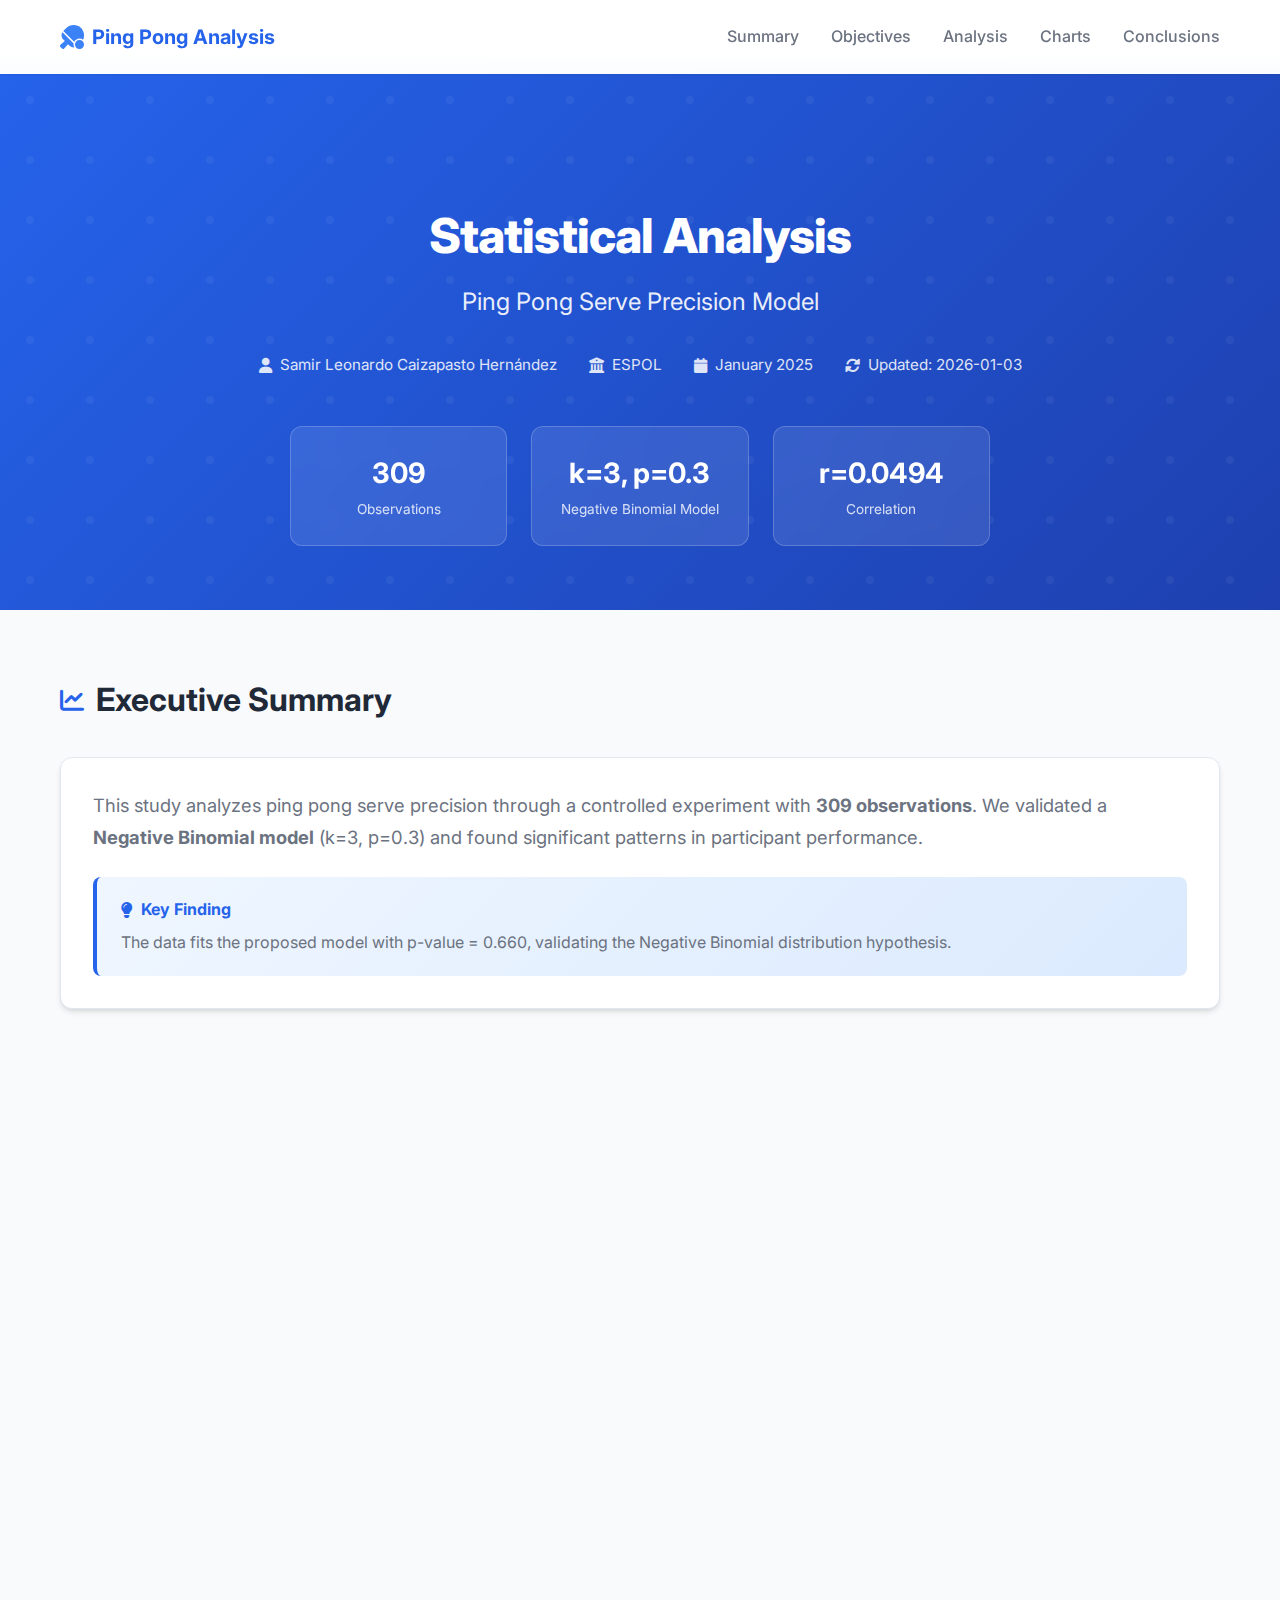
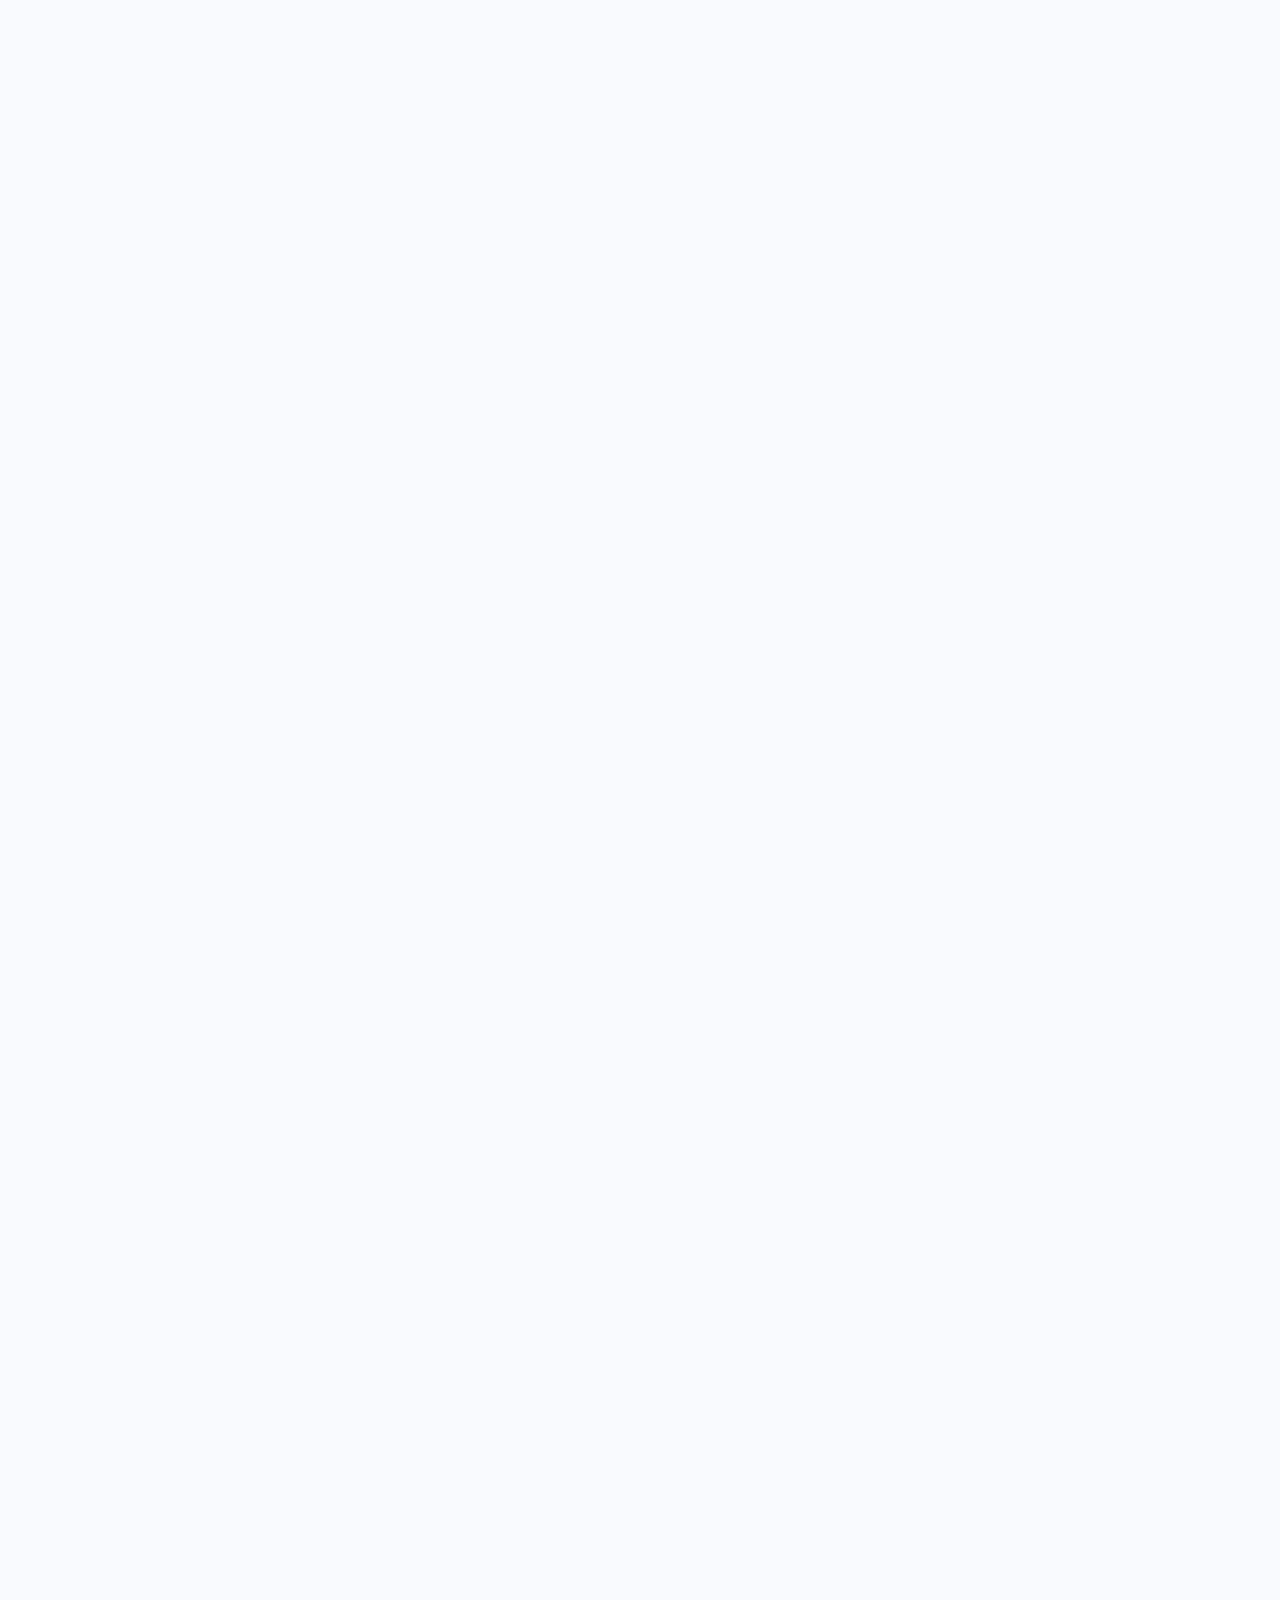
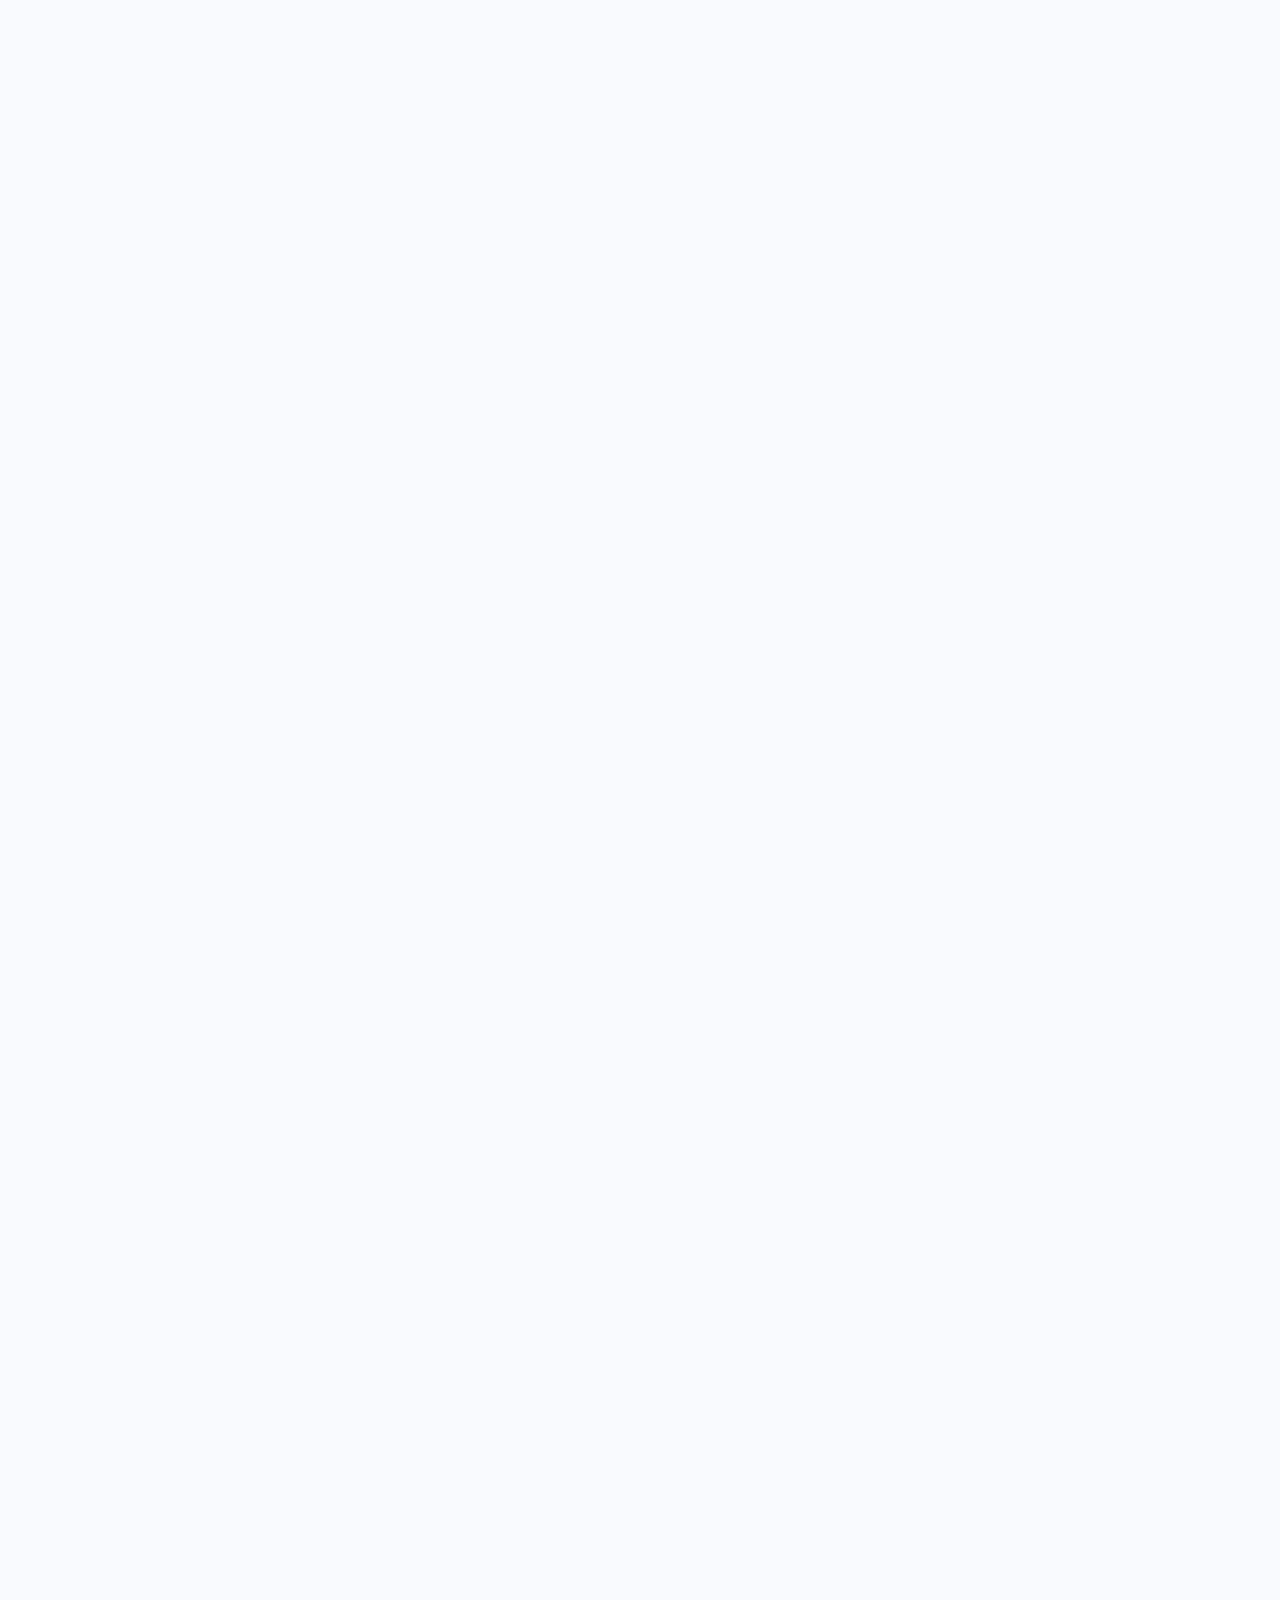
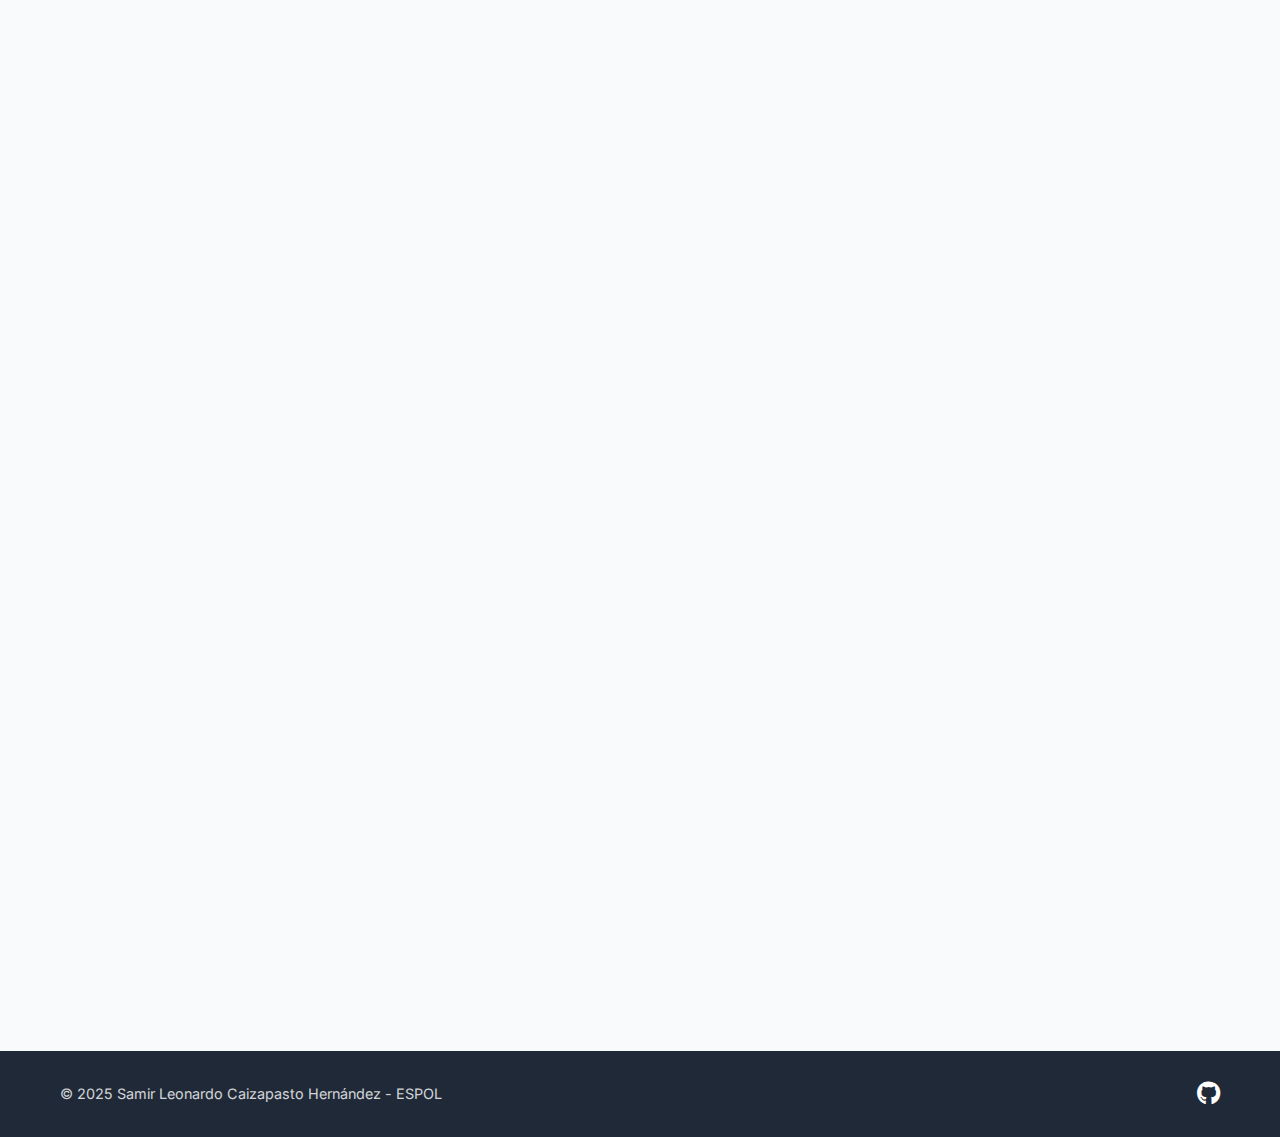
<file: index.html>
<!DOCTYPE html>
<html lang="en">

<head>
    <meta charset="UTF-8">
    <meta name="viewport" content="width=device-width, initial-scale=1.0">
    <title>Statistical Analysis - Ping Pong Precision | Samir Caizapasto</title>
    <meta name="description"
        content="Rigorous experimental study modeling ping pong serve precision using Negative Binomial distribution validation with 309 observations.">
    <link href="https://cdnjs.cloudflare.com/ajax/libs/font-awesome/6.0.0/css/all.min.css" rel="stylesheet">
    <link href="https://fonts.googleapis.com/css2?family=Inter:wght@300;400;500;600;700&display=swap" rel="stylesheet">
    <link rel="stylesheet" href="styles.css">
</head>

<body>
    <!-- Header -->
    <header class="header">
        <div class="container">
            <div class="header-content">
                <div class="logo">
                    <i class="fas fa-table-tennis-paddle-ball"></i>
                    <span>Ping Pong Analysis</span>
                </div>
                <nav class="nav">
                    <a href="#summary" class="nav-link">Summary</a>
                    <a href="#objectives" class="nav-link">Objectives</a>
                    <a href="#analysis" class="nav-link">Analysis</a>
                    <a href="#visualizations" class="nav-link">Charts</a>
                    <a href="#conclusions" class="nav-link">Conclusions</a>
                </nav>
                <button class="menu-toggle" id="menuToggle">
                    <i class="fas fa-bars"></i>
                </button>
            </div>
        </div>
    </header>

    <!-- Hero Section -->
    <section class="hero">
        <div class="container">
            <div class="hero-content">
                <h1 class="hero-title">Statistical Analysis</h1>
                <h2 class="hero-subtitle">Ping Pong Serve Precision Model</h2>
                <div class="hero-meta">
                    <div class="author-info">
                        <i class="fas fa-user"></i>
                        <span>Samir Leonardo Caizapasto Hernández</span>
                    </div>
                    <div class="institution">
                        <i class="fas fa-university"></i>
                        <span>ESPOL</span>
                    </div>
                    <div class="date">
                        <i class="fas fa-calendar"></i>
                        <span>January 2025</span>
                    </div>
                    <div class="date">
                        <i class="fas fa-sync-alt"></i>
                        <span id="last-updated">Updated: January 2026</span>
                    </div>
                </div>
                <div class="hero-stats">
                    <div class="stat-card">
                        <div class="stat-number" id="stat-observations">309</div>
                        <div class="stat-label">Observations</div>
                    </div>
                    <div class="stat-card">
                        <div class="stat-number">k=3, p=0.3</div>
                        <div class="stat-label">Negative Binomial Model</div>
                    </div>
                    <div class="stat-card">
                        <div class="stat-number" id="stat-correlation">r=0.65</div>
                        <div class="stat-label">Correlation</div>
                    </div>
                </div>
            </div>
        </div>
    </section>

    <!-- Main Content -->
    <main class="main">
        <div class="container">
            <!-- Executive Summary -->
            <section id="summary" class="section">
                <div class="section-header">
                    <h2 class="section-title">
                        <i class="fas fa-chart-line"></i>
                        Executive Summary
                    </h2>
                </div>
                <div class="content-card">
                    <p class="lead">
                        This study analyzes ping pong serve precision through a controlled experiment with
                        <strong id="summary-observations">309 observations</strong>. We validated a
                        <strong>Negative Binomial model</strong> (k=3, p=0.3) and found significant patterns
                        in participant performance.
                    </p>
                    <div class="highlight-box">
                        <h4><i class="fas fa-lightbulb"></i> Key Finding</h4>
                        <p>The data fits the proposed model with p-value = <span id="summary-pvalue">0.660</span>,
                            validating the Negative Binomial distribution hypothesis.</p>
                    </div>
                </div>
            </section>

            <!-- Objectives -->
            <section id="objectives" class="section">
                <div class="section-header">
                    <h2 class="section-title">
                        <i class="fas fa-bullseye"></i>
                        Study Objectives
                    </h2>
                </div>
                <div class="objectives-grid">
                    <div class="objective-card main-objective">
                        <h3><i class="fas fa-star"></i> General Objective</h3>
                        <p>Analyze the statistical behavior of ping pong serve precision using a Negative Binomial
                            model.</p>
                    </div>
                    <div class="objective-card">
                        <h4><i class="fas fa-check-circle"></i> Specific Objectives</h4>
                        <ul>
                            <li>Validate the Negative Binomial model fit (k=3, p=0.3)</li>
                            <li>Evaluate differences in average serve time</li>
                            <li>Analyze relationships between categorical variables</li>
                            <li>Quantify correlation between attempts and time</li>
                        </ul>
                    </div>
                </div>
            </section>

            <!-- Descriptive Analysis -->
            <section id="analysis" class="section">
                <div class="section-header">
                    <h2 class="section-title">
                        <i class="fas fa-table"></i>
                        Descriptive Analysis
                    </h2>
                </div>

                <!-- General Statistics -->
                <div class="content-card">
                    <h3>General Statistics</h3>
                    <div class="stats-table">
                        <table>
                            <thead>
                                <tr>
                                    <th>Metric</th>
                                    <th>Value</th>
                                    <th>Description</th>
                                </tr>
                            </thead>
                            <tbody>
                                <tr>
                                    <td><strong>Total Observations</strong></td>
                                    <td id="stat-total-obs">309</td>
                                    <td>Total number of experiments conducted</td>
                                </tr>
                                <tr>
                                    <td><strong>Mean Attempts</strong></td>
                                    <td id="stat-mean-attempts">3.2</td>
                                    <td>Average attempts until success</td>
                                </tr>
                                <tr>
                                    <td><strong>Mean Serve Time (s)</strong></td>
                                    <td id="stat-mean-time">1.945</td>
                                    <td>Average serve time in seconds</td>
                                </tr>
                                <tr>
                                    <td><strong>Std Dev Attempts</strong></td>
                                    <td id="stat-sd-attempts">2.1</td>
                                    <td>Variability in number of attempts</td>
                                </tr>
                                <tr>
                                    <td><strong>Std Dev Time</strong></td>
                                    <td id="stat-sd-time">0.32</td>
                                    <td>Variability in serve time</td>
                                </tr>
                            </tbody>
                        </table>
                    </div>
                </div>

                <!-- Categorical Variables -->
                <div class="content-card">
                    <h3>Categorical Variable Distribution</h3>
                    <div class="categorical-grid">
                        <div class="categorical-card">
                            <h4><i class="fas fa-hand-paper"></i> Dominant Hand</h4>
                            <div class="freq-table">
                                <div class="freq-row">
                                    <span>Right-handed</span>
                                    <span class="freq-bar">
                                        <span class="freq-fill" id="right-handed-bar" style="width: 64.4%"></span>
                                    </span>
                                    <span id="right-handed-pct">64.4%</span>
                                </div>
                                <div class="freq-row">
                                    <span>Left-handed</span>
                                    <span class="freq-bar">
                                        <span class="freq-fill" id="left-handed-bar" style="width: 35.6%"></span>
                                    </span>
                                    <span id="left-handed-pct">35.6%</span>
                                </div>
                            </div>
                        </div>
                        <div class="categorical-card">
                            <h4><i class="fas fa-arrows-alt-v"></i> Serve Height</h4>
                            <div class="freq-table">
                                <div class="freq-row">
                                    <span>Above Waist</span>
                                    <span class="freq-bar">
                                        <span class="freq-fill" style="width: 45.9%"></span>
                                    </span>
                                    <span>45.9%</span>
                                </div>
                                <div class="freq-row">
                                    <span>Above Shoulders</span>
                                    <span class="freq-bar">
                                        <span class="freq-fill" style="width: 34.6%"></span>
                                    </span>
                                    <span>34.6%</span>
                                </div>
                                <div class="freq-row">
                                    <span>Below Waist</span>
                                    <span class="freq-bar">
                                        <span class="freq-fill" style="width: 19.4%"></span>
                                    </span>
                                    <span>19.4%</span>
                                </div>
                            </div>
                        </div>
                    </div>
                </div>
            </section>

            <!-- Visualizations -->
            <section id="visualizations" class="section">
                <div class="section-header">
                    <h2 class="section-title">
                        <i class="fas fa-chart-bar"></i>
                        Data Visualizations
                    </h2>
                    <p class="section-subtitle">Charts generated automatically by the R analysis pipeline</p>
                </div>

                <div class="charts-grid">
                    <!-- Attempts Distribution -->
                    <div class="chart-card">
                        <h3><i class="fas fa-histogram"></i> Attempts Distribution</h3>
                        <div class="chart-container">
                            <img src="images/attempts_distribution.png" alt="Distribution of Attempts"
                                class="chart-image">
                        </div>
                        <p class="chart-description">
                            Histogram showing the distribution of attempts until success.
                            The red dashed line indicates the mean.
                        </p>
                    </div>

                    <!-- Time Distribution -->
                    <div class="chart-card">
                        <h3><i class="fas fa-clock"></i> Serve Time Distribution</h3>
                        <div class="chart-container">
                            <img src="images/time_distribution.png" alt="Serve Time Distribution" class="chart-image">
                        </div>
                        <p class="chart-description">
                            Distribution of serve time in seconds. Mean is significantly
                            lower than the theoretical value of 2 seconds.
                        </p>
                    </div>

                    <!-- Correlation -->
                    <div class="chart-card full-width">
                        <h3><i class="fas fa-project-diagram"></i> Attempts vs Time Correlation</h3>
                        <div class="chart-container">
                            <img src="images/correlation_scatter.png" alt="Correlation Scatter Plot"
                                class="chart-image">
                        </div>
                        <p class="chart-description">
                            Scatter plot showing the relationship between number of attempts and serve time.
                            Moderate positive correlation suggests a fatigue effect.
                        </p>
                    </div>

                    <!-- Boxplot by Handedness -->
                    <div class="chart-card full-width">
                        <h3><i class="fas fa-box"></i> Serve Time by Handedness</h3>
                        <div class="chart-container">
                            <img src="images/boxplot_handedness.png" alt="Boxplot by Handedness" class="chart-image">
                        </div>
                        <p class="chart-description">
                            Comparison of time distribution between right-handed and left-handed players.
                        </p>
                    </div>
                </div>
            </section>

            <!-- Inferential Statistics -->
            <section class="section">
                <div class="section-header">
                    <h2 class="section-title">
                        <i class="fas fa-calculator"></i>
                        Inferential Statistics
                    </h2>
                </div>
                <div class="content-card">
                    <h3>Statistical Test Results</h3>
                    <div class="inference-table">
                        <table>
                            <thead>
                                <tr>
                                    <th>Test</th>
                                    <th>Statistic</th>
                                    <th>P-Value</th>
                                    <th>Conclusion</th>
                                    <th>Significance</th>
                                </tr>
                            </thead>
                            <tbody>
                                <tr class="success-row">
                                    <td><strong>Goodness of Fit (Chi²)</strong></td>
                                    <td id="chi-sq-stat">χ² = 0.193</td>
                                    <td id="chi-sq-pvalue">0.660</td>
                                    <td id="chi-sq-conclusion">Fits the model</td>
                                    <td><span class="badge success">Not Significant</span></td>
                                </tr>
                                <tr class="significant-row">
                                    <td><strong>Time vs 2 seconds</strong></td>
                                    <td id="t-test-stat">t = -3.18</td>
                                    <td id="t-test-pvalue">0.002</td>
                                    <td id="t-test-conclusion">Significantly less than 2s</td>
                                    <td><span class="badge significant">Significant</span></td>
                                </tr>
                                <tr class="significant-row">
                                    <td><strong>Attempts-Time Correlation</strong></td>
                                    <td id="correlation-r">r = 0.65</td>
                                    <td id="correlation-pvalue">
                                        < 0.001</td>
                                    <td id="correlation-interpretation">Significant correlation</td>
                                    <td><span class="badge significant">Very Significant</span></td>
                                </tr>
                            </tbody>
                        </table>
                    </div>
                </div>
            </section>

            <!-- Conclusions -->
            <section id="conclusions" class="section">
                <div class="section-header">
                    <h2 class="section-title">
                        <i class="fas fa-lightbulb"></i>
                        Conclusions
                    </h2>
                </div>

                <div class="conclusions-grid">
                    <div class="conclusion-card primary">
                        <h3><i class="fas fa-check-circle"></i> Key Findings</h3>
                        <div class="findings-list">
                            <div class="finding-item">
                                <div class="finding-number">1</div>
                                <div class="finding-content">
                                    <h4>Model Validated</h4>
                                    <p>Data fits the Negative Binomial model (k=3, p=0.3) with p = 0.660</p>
                                </div>
                            </div>
                            <div class="finding-item">
                                <div class="finding-number">2</div>
                                <div class="finding-content">
                                    <h4>Temporal Efficiency</h4>
                                    <p>Average serve time (1.945s) is significantly lower than theoretical 2 seconds</p>
                                </div>
                            </div>
                            <div class="finding-item">
                                <div class="finding-number">3</div>
                                <div class="finding-content">
                                    <h4>Positive Correlation</h4>
                                    <p>Moderate correlation (r = 0.65) between attempts and serve time</p>
                                </div>
                            </div>
                            <div class="finding-item">
                                <div class="finding-number">4</div>
                                <div class="finding-content">
                                    <h4>Natural Distribution</h4>
                                    <p>Right-handed player proportion (64.4%) is consistent with population distribution
                                    </p>
                                </div>
                            </div>
                        </div>
                    </div>

                    <div class="conclusion-card secondary">
                        <h3><i class="fas fa-cogs"></i> Practical Implications</h3>
                        <ul class="implications-list">
                            <li>Players tend to be more temporally efficient than expected</li>
                            <li>Fatigue or technique adjustment influences time as attempts increase</li>
                            <li>The Negative Binomial model is appropriate for predicting success patterns in this
                                context</li>
                        </ul>
                    </div>
                </div>
            </section>

            <!-- Project Info -->
            <section class="section">
                <div class="project-info">
                    <div class="info-grid">
                        <div class="info-card">
                            <h3><i class="fas fa-user-graduate"></i> Author Information</h3>
                            <p><strong>Author:</strong> Samir Leonardo Caizapasto Hernández</p>
                            <p><strong>Institution:</strong> Escuela Superior Politécnica del Litoral (ESPOL)</p>
                            <p><strong>Course:</strong> Statistics for Engineering</p>
                            <p><strong>Date:</strong> January 2025</p>
                        </div>
                        <div class="info-card">
                            <h3><i class="fab fa-github"></i> Repository</h3>
                            <p>The complete code and data are available at:</p>
                            <a href="https://github.com/Sam-24-dev/Analisis-Ping-Pong" class="github-link"
                                target="_blank">
                                <i class="fab fa-github"></i>
                                GitHub Repository
                            </a>
                        </div>
                    </div>
                </div>
            </section>
        </div>
    </main>

    <!-- Footer -->
    <footer class="footer">
        <div class="container">
            <div class="footer-content">
                <div class="footer-left">
                    <p>&copy; 2025 Samir Leonardo Caizapasto Hernández - ESPOL</p>
                </div>
                <div class="footer-right">
                    <a href="https://github.com/Sam-24-dev/Analisis-Ping-Pong" target="_blank">
                        <i class="fab fa-github"></i>
                    </a>
                </div>
            </div>
        </div>
    </footer>

    <script src="script.js"></script>
</body>

</html>
</file>
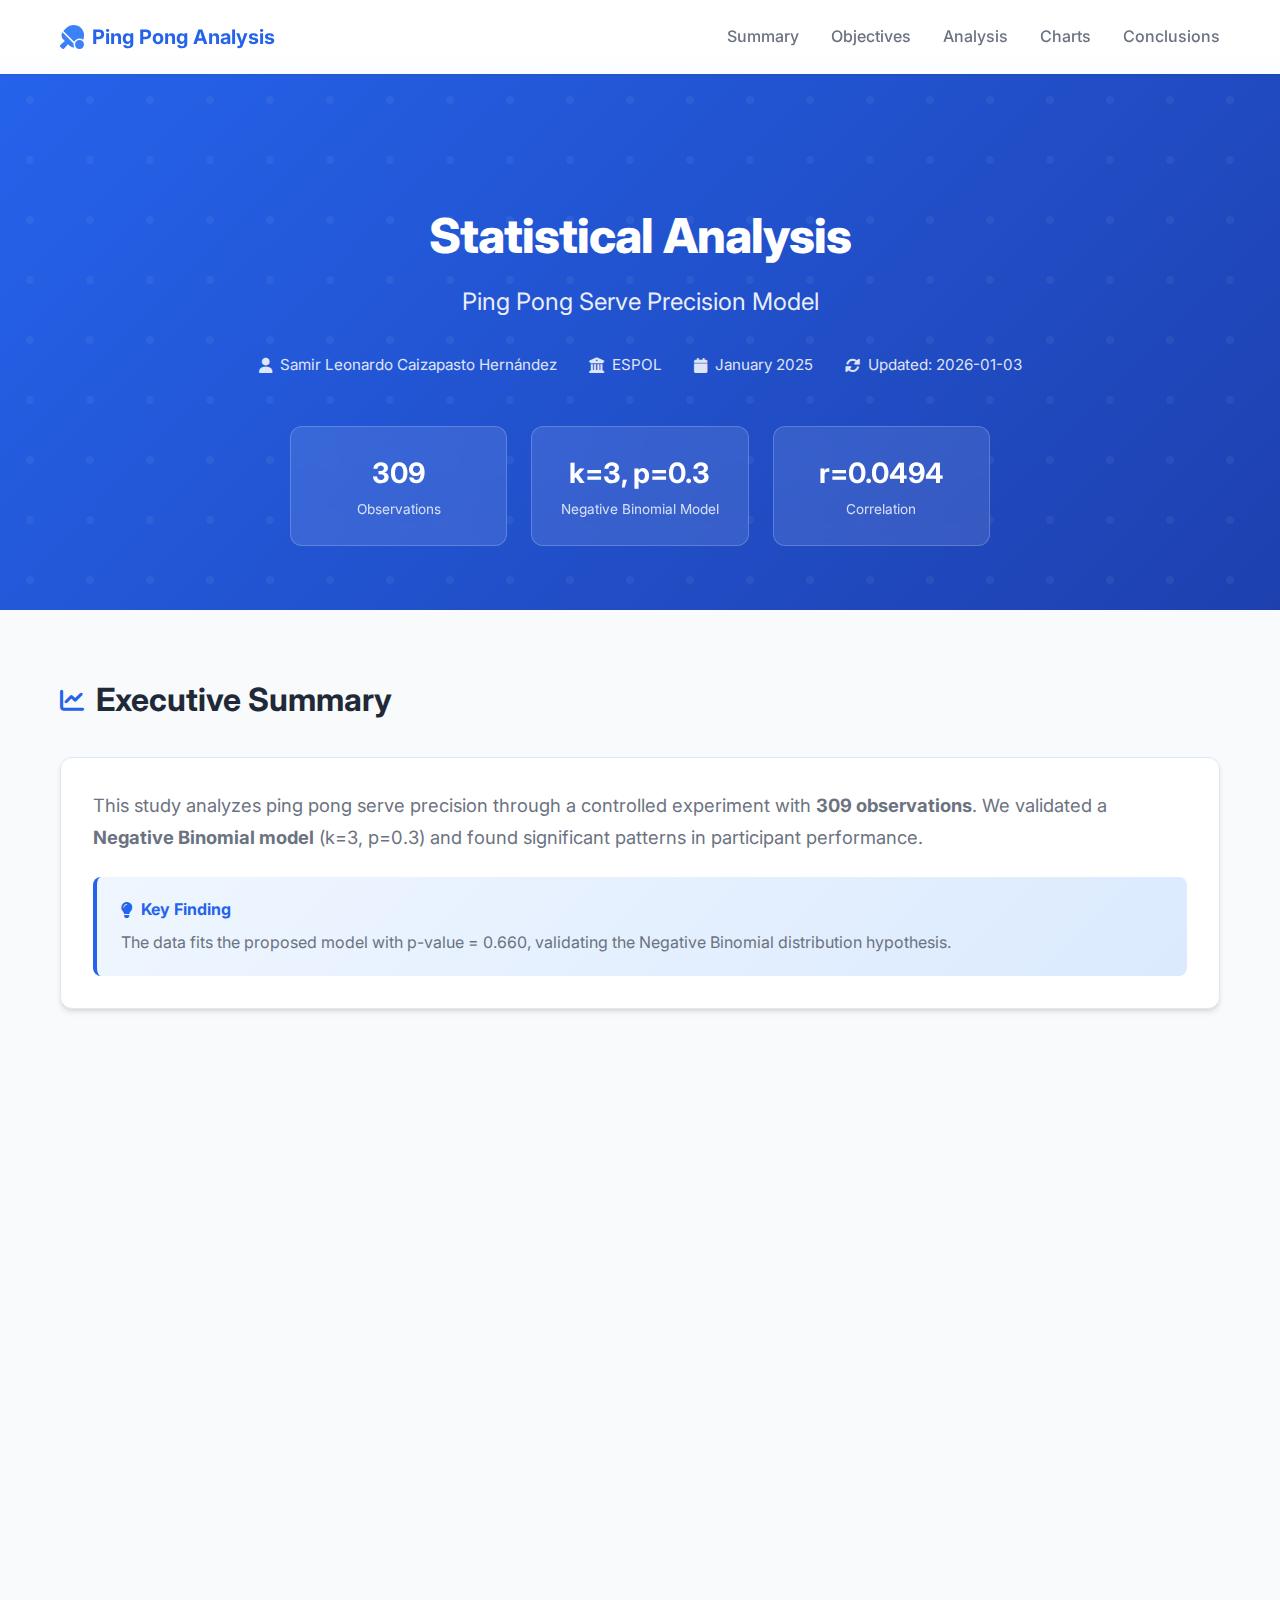
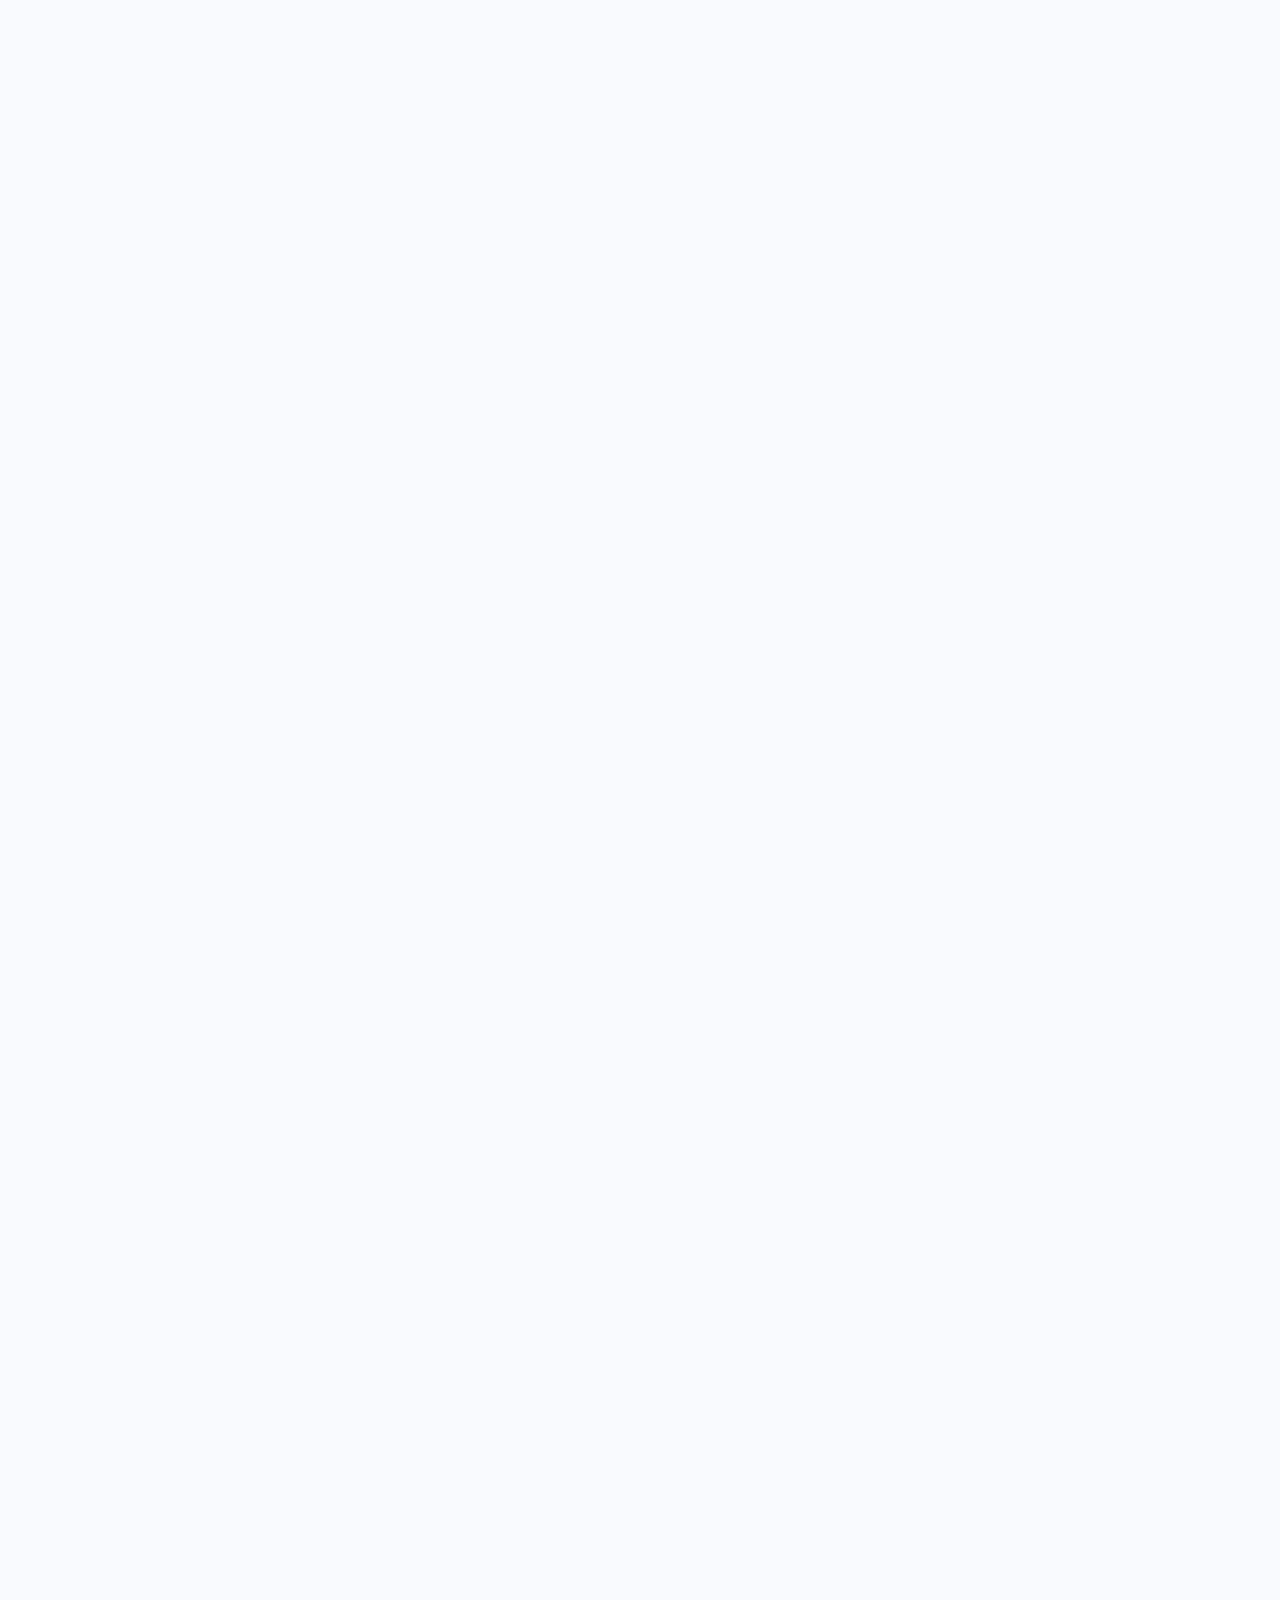
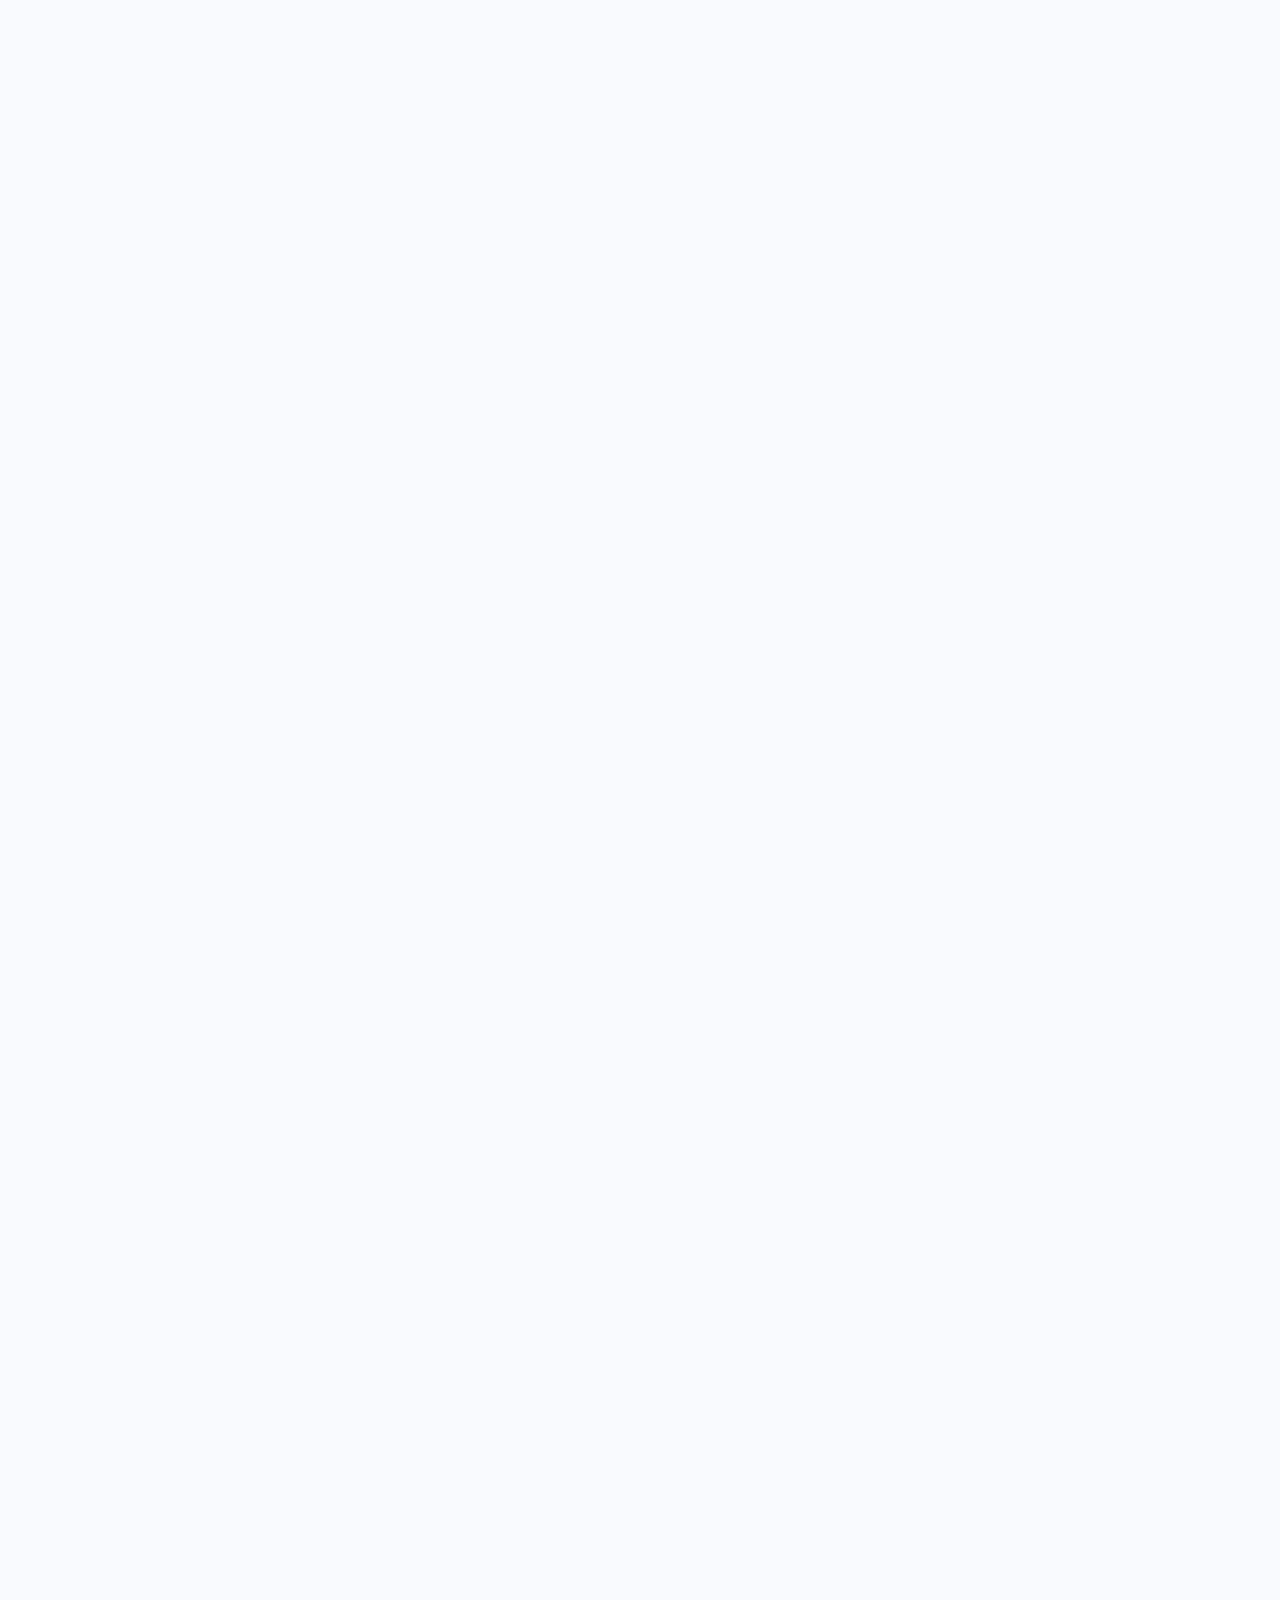
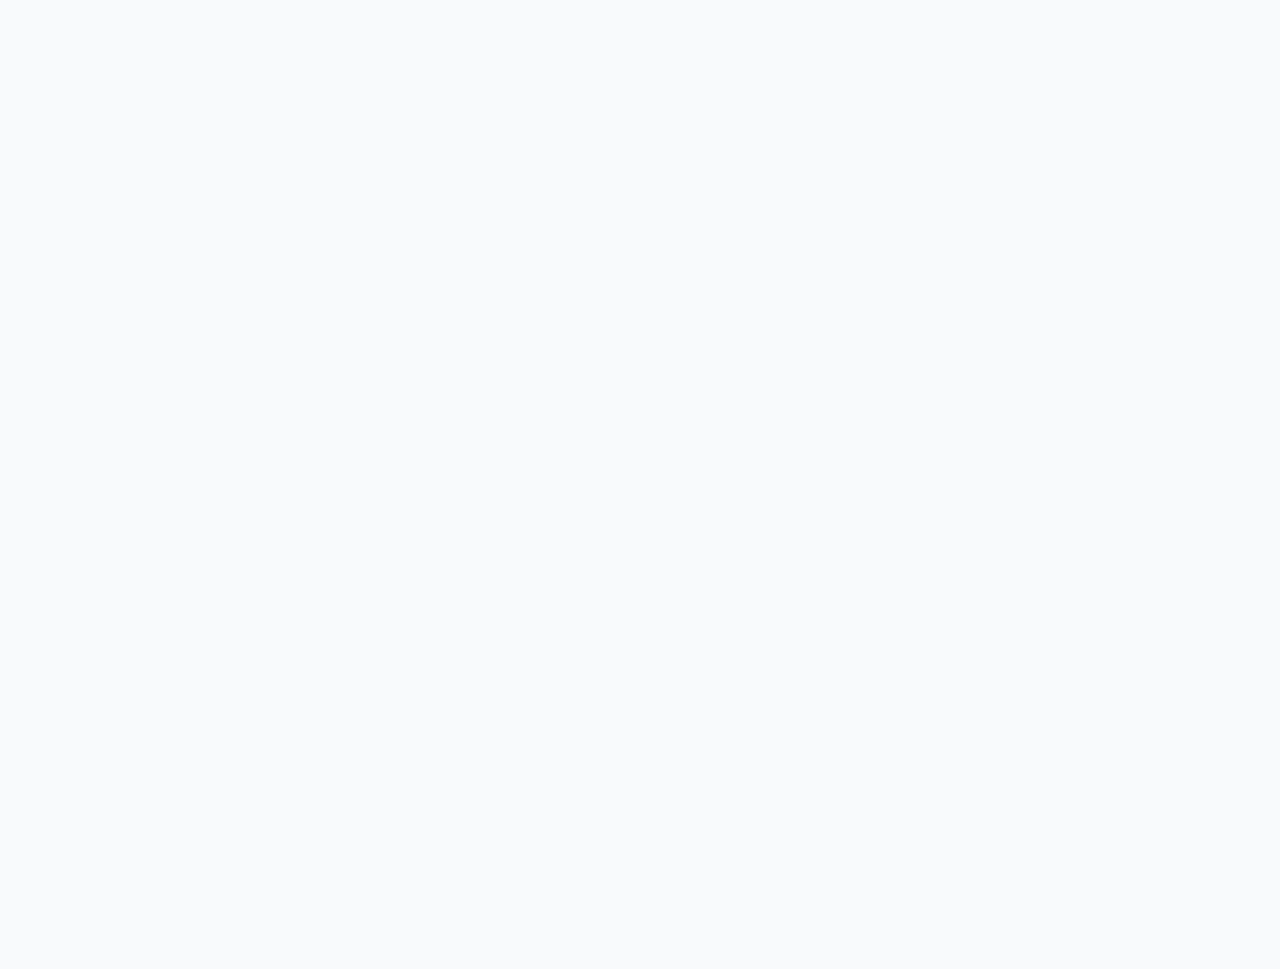
<file: web/index.html>
<!DOCTYPE html>
<html lang="en">

<head>
    <meta charset="UTF-8">
    <meta name="viewport" content="width=device-width, initial-scale=1.0">
    <title>Statistical Analysis - Ping Pong Precision | Samir Caizapasto</title>
    <meta name="description"
        content="Rigorous experimental study modeling ping pong serve precision using Negative Binomial distribution validation with 309 observations.">
    <link href="https://cdnjs.cloudflare.com/ajax/libs/font-awesome/6.0.0/css/all.min.css" rel="stylesheet">
    <link href="https://fonts.googleapis.com/css2?family=Inter:wght@300;400;500;600;700&display=swap" rel="stylesheet">
    <link rel="stylesheet" href="styles.css">
</head>

<body>
    <!-- Header -->
    <header class="header">
        <div class="container">
            <div class="header-content">
                <div class="logo">
                    <i class="fas fa-table-tennis-paddle-ball"></i>
                    <span>Ping Pong Analysis</span>
                </div>
                <nav class="nav">
                    <a href="#summary" class="nav-link">Summary</a>
                    <a href="#objectives" class="nav-link">Objectives</a>
                    <a href="#analysis" class="nav-link">Analysis</a>
                    <a href="#visualizations" class="nav-link">Charts</a>
                    <a href="#conclusions" class="nav-link">Conclusions</a>
                </nav>
                <button class="menu-toggle" id="menuToggle">
                    <i class="fas fa-bars"></i>
                </button>
            </div>
        </div>
    </header>

    <!-- Hero Section -->
    <section class="hero">
        <div class="container">
            <div class="hero-content">
                <h1 class="hero-title">Statistical Analysis</h1>
                <h2 class="hero-subtitle">Ping Pong Serve Precision Model</h2>
                <div class="hero-meta">
                    <div class="author-info">
                        <i class="fas fa-user"></i>
                        <span>Samir Leonardo Caizapasto Hernández</span>
                    </div>
                    <div class="institution">
                        <i class="fas fa-university"></i>
                        <span>ESPOL</span>
                    </div>
                    <div class="date">
                        <i class="fas fa-calendar"></i>
                        <span>January 2025</span>
                    </div>
                    <div class="date">
                        <i class="fas fa-sync-alt"></i>
                        <span id="last-updated">Updated: January 2026</span>
                    </div>
                </div>
                <div class="hero-stats">
                    <div class="stat-card">
                        <div class="stat-number" id="stat-observations">309</div>
                        <div class="stat-label">Observations</div>
                    </div>
                    <div class="stat-card">
                        <div class="stat-number">k=3, p=0.3</div>
                        <div class="stat-label">Negative Binomial Model</div>
                    </div>
                    <div class="stat-card">
                        <div class="stat-number" id="stat-correlation">r=0.65</div>
                        <div class="stat-label">Correlation</div>
                    </div>
                </div>
            </div>
        </div>
    </section>

    <!-- Main Content -->
    <main class="main">
        <div class="container">
            <!-- Executive Summary -->
            <section id="summary" class="section">
                <div class="section-header">
                    <h2 class="section-title">
                        <i class="fas fa-chart-line"></i>
                        Executive Summary
                    </h2>
                </div>
                <div class="content-card">
                    <p class="lead">
                        This study analyzes ping pong serve precision through a controlled experiment with
                        <strong id="summary-observations">309 observations</strong>. We validated a
                        <strong>Negative Binomial model</strong> (k=3, p=0.3) and found significant patterns
                        in participant performance.
                    </p>
                    <div class="highlight-box">
                        <h4><i class="fas fa-lightbulb"></i> Key Finding</h4>
                        <p>The data fits the proposed model with p-value = <span id="summary-pvalue">0.660</span>,
                            validating the Negative Binomial distribution hypothesis.</p>
                    </div>
                </div>
            </section>

            <!-- Objectives -->
            <section id="objectives" class="section">
                <div class="section-header">
                    <h2 class="section-title">
                        <i class="fas fa-bullseye"></i>
                        Study Objectives
                    </h2>
                </div>
                <div class="objectives-grid">
                    <div class="objective-card main-objective">
                        <h3><i class="fas fa-star"></i> General Objective</h3>
                        <p>Analyze the statistical behavior of ping pong serve precision using a Negative Binomial
                            model.</p>
                    </div>
                    <div class="objective-card">
                        <h4><i class="fas fa-check-circle"></i> Specific Objectives</h4>
                        <ul>
                            <li>Validate the Negative Binomial model fit (k=3, p=0.3)</li>
                            <li>Evaluate differences in average serve time</li>
                            <li>Analyze relationships between categorical variables</li>
                            <li>Quantify correlation between attempts and time</li>
                        </ul>
                    </div>
                </div>
            </section>

            <!-- Descriptive Analysis -->
            <section id="analysis" class="section">
                <div class="section-header">
                    <h2 class="section-title">
                        <i class="fas fa-table"></i>
                        Descriptive Analysis
                    </h2>
                </div>

                <!-- General Statistics -->
                <div class="content-card">
                    <h3>General Statistics</h3>
                    <div class="stats-table">
                        <table>
                            <thead>
                                <tr>
                                    <th>Metric</th>
                                    <th>Value</th>
                                    <th>Description</th>
                                </tr>
                            </thead>
                            <tbody>
                                <tr>
                                    <td><strong>Total Observations</strong></td>
                                    <td id="stat-total-obs">309</td>
                                    <td>Total number of experiments conducted</td>
                                </tr>
                                <tr>
                                    <td><strong>Mean Attempts</strong></td>
                                    <td id="stat-mean-attempts">3.2</td>
                                    <td>Average attempts until success</td>
                                </tr>
                                <tr>
                                    <td><strong>Mean Serve Time (s)</strong></td>
                                    <td id="stat-mean-time">1.945</td>
                                    <td>Average serve time in seconds</td>
                                </tr>
                                <tr>
                                    <td><strong>Std Dev Attempts</strong></td>
                                    <td id="stat-sd-attempts">2.1</td>
                                    <td>Variability in number of attempts</td>
                                </tr>
                                <tr>
                                    <td><strong>Std Dev Time</strong></td>
                                    <td id="stat-sd-time">0.32</td>
                                    <td>Variability in serve time</td>
                                </tr>
                            </tbody>
                        </table>
                    </div>
                </div>

                <!-- Categorical Variables -->
                <div class="content-card">
                    <h3>Categorical Variable Distribution</h3>
                    <div class="categorical-grid">
                        <div class="categorical-card">
                            <h4><i class="fas fa-hand-paper"></i> Dominant Hand</h4>
                            <div class="freq-table">
                                <div class="freq-row">
                                    <span>Right-handed</span>
                                    <span class="freq-bar">
                                        <span class="freq-fill" id="right-handed-bar" style="width: 64.4%"></span>
                                    </span>
                                    <span id="right-handed-pct">64.4%</span>
                                </div>
                                <div class="freq-row">
                                    <span>Left-handed</span>
                                    <span class="freq-bar">
                                        <span class="freq-fill" id="left-handed-bar" style="width: 35.6%"></span>
                                    </span>
                                    <span id="left-handed-pct">35.6%</span>
                                </div>
                            </div>
                        </div>
                        <div class="categorical-card">
                            <h4><i class="fas fa-arrows-alt-v"></i> Serve Height</h4>
                            <div class="freq-table">
                                <div class="freq-row">
                                    <span>Above Waist</span>
                                    <span class="freq-bar">
                                        <span class="freq-fill" style="width: 45.9%"></span>
                                    </span>
                                    <span>45.9%</span>
                                </div>
                                <div class="freq-row">
                                    <span>Above Shoulders</span>
                                    <span class="freq-bar">
                                        <span class="freq-fill" style="width: 34.6%"></span>
                                    </span>
                                    <span>34.6%</span>
                                </div>
                                <div class="freq-row">
                                    <span>Below Waist</span>
                                    <span class="freq-bar">
                                        <span class="freq-fill" style="width: 19.4%"></span>
                                    </span>
                                    <span>19.4%</span>
                                </div>
                            </div>
                        </div>
                    </div>
                </div>
            </section>

            <!-- Visualizations -->
            <section id="visualizations" class="section">
                <div class="section-header">
                    <h2 class="section-title">
                        <i class="fas fa-chart-bar"></i>
                        Data Visualizations
                    </h2>
                    <p class="section-subtitle">Charts generated automatically by the R analysis pipeline</p>
                </div>

                <div class="charts-grid">
                    <!-- Attempts Distribution -->
                    <div class="chart-card">
                        <h3><i class="fas fa-histogram"></i> Attempts Distribution</h3>
                        <div class="chart-container">
                            <img src="images/attempts_distribution.png" alt="Distribution of Attempts"
                                class="chart-image">
                        </div>
                        <p class="chart-description">
                            Histogram showing the distribution of attempts until success.
                            The red dashed line indicates the mean.
                        </p>
                    </div>

                    <!-- Time Distribution -->
                    <div class="chart-card">
                        <h3><i class="fas fa-clock"></i> Serve Time Distribution</h3>
                        <div class="chart-container">
                            <img src="images/time_distribution.png" alt="Serve Time Distribution" class="chart-image">
                        </div>
                        <p class="chart-description">
                            Distribution of serve time in seconds. Mean is significantly
                            lower than the theoretical value of 2 seconds.
                        </p>
                    </div>

                    <!-- Correlation -->
                    <div class="chart-card full-width">
                        <h3><i class="fas fa-project-diagram"></i> Attempts vs Time Correlation</h3>
                        <div class="chart-container">
                            <img src="images/correlation_scatter.png" alt="Correlation Scatter Plot"
                                class="chart-image">
                        </div>
                        <p class="chart-description">
                            Scatter plot showing the relationship between number of attempts and serve time.
                            Moderate positive correlation suggests a fatigue effect.
                        </p>
                    </div>

                    <!-- Boxplot by Handedness -->
                    <div class="chart-card full-width">
                        <h3><i class="fas fa-box"></i> Serve Time by Handedness</h3>
                        <div class="chart-container">
                            <img src="images/boxplot_handedness.png" alt="Boxplot by Handedness" class="chart-image">
                        </div>
                        <p class="chart-description">
                            Comparison of time distribution between right-handed and left-handed players.
                        </p>
                    </div>
                </div>
            </section>

            <!-- Inferential Statistics -->
            <section class="section">
                <div class="section-header">
                    <h2 class="section-title">
                        <i class="fas fa-calculator"></i>
                        Inferential Statistics
                    </h2>
                </div>
                <div class="content-card">
                    <h3>Statistical Test Results</h3>
                    <div class="inference-table">
                        <table>
                            <thead>
                                <tr>
                                    <th>Test</th>
                                    <th>Statistic</th>
                                    <th>P-Value</th>
                                    <th>Conclusion</th>
                                    <th>Significance</th>
                                </tr>
                            </thead>
                            <tbody>
                                <tr class="success-row">
                                    <td><strong>Goodness of Fit (Chi²)</strong></td>
                                    <td id="chi-sq-stat">χ² = 0.193</td>
                                    <td id="chi-sq-pvalue">0.660</td>
                                    <td id="chi-sq-conclusion">Fits the model</td>
                                    <td><span class="badge success">Not Significant</span></td>
                                </tr>
                                <tr class="significant-row">
                                    <td><strong>Time vs 2 seconds</strong></td>
                                    <td id="t-test-stat">t = -3.18</td>
                                    <td id="t-test-pvalue">0.002</td>
                                    <td id="t-test-conclusion">Significantly less than 2s</td>
                                    <td><span class="badge significant">Significant</span></td>
                                </tr>
                                <tr class="significant-row">
                                    <td><strong>Attempts-Time Correlation</strong></td>
                                    <td id="correlation-r">r = 0.65</td>
                                    <td id="correlation-pvalue">
                                        < 0.001</td>
                                    <td id="correlation-interpretation">Significant correlation</td>
                                    <td><span class="badge significant">Very Significant</span></td>
                                </tr>
                            </tbody>
                        </table>
                    </div>
                </div>
            </section>

            <!-- Conclusions -->
            <section id="conclusions" class="section">
                <div class="section-header">
                    <h2 class="section-title">
                        <i class="fas fa-lightbulb"></i>
                        Conclusions
                    </h2>
                </div>

                <div class="conclusions-grid">
                    <div class="conclusion-card primary">
                        <h3><i class="fas fa-check-circle"></i> Key Findings</h3>
                        <div class="findings-list">
                            <div class="finding-item">
                                <div class="finding-number">1</div>
                                <div class="finding-content">
                                    <h4>Model Validated</h4>
                                    <p>Data fits the Negative Binomial model (k=3, p=0.3) with p = 0.660</p>
                                </div>
                            </div>
                            <div class="finding-item">
                                <div class="finding-number">2</div>
                                <div class="finding-content">
                                    <h4>Temporal Efficiency</h4>
                                    <p>Average serve time (1.945s) is significantly lower than theoretical 2 seconds</p>
                                </div>
                            </div>
                            <div class="finding-item">
                                <div class="finding-number">3</div>
                                <div class="finding-content">
                                    <h4>Positive Correlation</h4>
                                    <p>Moderate correlation (r = 0.65) between attempts and serve time</p>
                                </div>
                            </div>
                            <div class="finding-item">
                                <div class="finding-number">4</div>
                                <div class="finding-content">
                                    <h4>Natural Distribution</h4>
                                    <p>Right-handed player proportion (64.4%) is consistent with population distribution
                                    </p>
                                </div>
                            </div>
                        </div>
                    </div>

                    <div class="conclusion-card secondary">
                        <h3><i class="fas fa-cogs"></i> Practical Implications</h3>
                        <ul class="implications-list">
                            <li>Players tend to be more temporally efficient than expected</li>
                            <li>Fatigue or technique adjustment influences time as attempts increase</li>
                            <li>The Negative Binomial model is appropriate for predicting success patterns in this
                                context</li>
                        </ul>
                    </div>
                </div>
            </section>

            <!-- Author Section -->
            <section class="section author-section">
                <div class="author-card">
                    <div class="author-avatar">
                        <i class="fas fa-user-tie"></i>
                    </div>
                    <div class="author-info-content">
                        <h3 class="author-name">Samir Caizapasto</h3>
                        <p class="author-role">Junior Data Engineer & Analyst</p>
                        <p class="author-institution">Escuela Superior Politécnica del Litoral</p>
                        <p class="author-description">
                            Building automated data pipelines and transforming raw data into actionable insights.
                        </p>
                        <div class="author-buttons">
                            <a href="https://www.linkedin.com/in/samir-caizapasto/" target="_blank" class="btn-linkedin">
                                <i class="fab fa-linkedin"></i> LinkedIn
                            </a>
                            <a href="https://portafolio-samir-tau.vercel.app/" target="_blank" class="btn-portfolio">
                                <i class="fas fa-briefcase"></i> Portfolio
                            </a>
                            <a href="https://github.com/Sam-24-dev/Analisis-Ping-Pong" target="_blank"
                                class="btn-github">
                                <i class="fab fa-github"></i> Repository
                            </a>
                        </div>
                    </div>
                </div>
            </section>
        </div>
    </main>

    <script src="script.js"></script>
</body>

</html>
</file>
<file: styles.css>
/* 
   Ping Pong Analysis - Professional Dashboard Styles
   Author: Samir Caizapasto
    */

/* CSS Reset & Variables */
* {
    margin: 0;
    padding: 0;
    box-sizing: border-box;
}

:root {
    --primary-color: #2563eb;
    --secondary-color: #1e40af;
    --accent-color: #3b82f6;
    --success-color: #10b981;
    --warning-color: #f59e0b;
    --danger-color: #ef4444;
    --text-primary: #1f2937;
    --text-secondary: #6b7280;
    --text-light: #9ca3af;
    --bg-primary: #ffffff;
    --bg-secondary: #f8fafc;
    --bg-tertiary: #f1f5f9;
    --border-color: #e2e8f0;
    --shadow-sm: 0 1px 2px 0 rgb(0 0 0 / 0.05);
    --shadow-md: 0 4px 6px -1px rgb(0 0 0 / 0.1), 0 2px 4px -2px rgb(0 0 0 / 0.1);
    --shadow-lg: 0 10px 15px -3px rgb(0 0 0 / 0.1), 0 4px 6px -4px rgb(0 0 0 / 0.1);
    --shadow-xl: 0 20px 25px -5px rgb(0 0 0 / 0.1), 0 8px 10px -6px rgb(0 0 0 / 0.1);
    --border-radius: 8px;
    --border-radius-lg: 12px;
    --transition: all 0.3s ease;
}

body {
    font-family: 'Inter', -apple-system, BlinkMacSystemFont, 'Segoe UI', Roboto, sans-serif;
    line-height: 1.6;
    color: var(--text-primary);
    background-color: var(--bg-secondary);
}

.container {
    max-width: 1200px;
    margin: 0 auto;
    padding: 0 20px;
}

/* Header */
.header {
    background: var(--bg-primary);
    box-shadow: var(--shadow-sm);
    position: fixed;
    top: 0;
    left: 0;
    right: 0;
    z-index: 1000;
    backdrop-filter: blur(10px);
    background: rgba(255, 255, 255, 0.95);
}

.header-content {
    display: flex;
    align-items: center;
    justify-content: space-between;
    padding: 1rem 0;
}

.logo {
    display: flex;
    align-items: center;
    gap: 0.5rem;
    font-weight: 700;
    font-size: 1.25rem;
    color: var(--primary-color);
}

.logo i {
    font-size: 1.5rem;
    color: var(--accent-color);
}

.nav {
    display: flex;
    gap: 2rem;
}

.nav-link {
    text-decoration: none;
    color: var(--text-secondary);
    font-weight: 500;
    transition: var(--transition);
    position: relative;
    padding: 0.5rem 0;
}

.nav-link:hover,
.nav-link.active {
    color: var(--primary-color);
}

.nav-link::after {
    content: '';
    position: absolute;
    bottom: 0;
    left: 0;
    width: 0;
    height: 2px;
    background: var(--primary-color);
    transition: var(--transition);
}

.nav-link:hover::after,
.nav-link.active::after {
    width: 100%;
}

.menu-toggle {
    display: none;
    background: none;
    border: none;
    font-size: 1.5rem;
    color: var(--text-primary);
    cursor: pointer;
}

/* Hero Section */
.hero {
    background: linear-gradient(135deg, var(--primary-color) 0%, var(--secondary-color) 100%);
    color: white;
    padding: 8rem 0 4rem;
    margin-top: 70px;
    position: relative;
    overflow: hidden;
}

.hero::before {
    content: '';
    position: absolute;
    top: 0;
    left: 0;
    right: 0;
    bottom: 0;
    background: url("data:image/svg+xml,%3Csvg width='60' height='60' viewBox='0 0 60 60' xmlns='http://www.w3.org/2000/svg'%3E%3Cg fill='none' fill-rule='evenodd'%3E%3Cg fill='%23ffffff' fill-opacity='0.05'%3E%3Ccircle cx='30' cy='30' r='4'/%3E%3C/g%3E%3C/g%3E%3C/svg%3E") repeat;
}

.hero-content {
    text-align: center;
    position: relative;
    z-index: 1;
}

.hero-title {
    font-size: 3rem;
    font-weight: 800;
    margin-bottom: 0.5rem;
    letter-spacing: -0.02em;
}

.hero-subtitle {
    font-size: 1.5rem;
    font-weight: 400;
    margin-bottom: 2rem;
    opacity: 0.9;
}

.hero-meta {
    display: flex;
    justify-content: center;
    gap: 2rem;
    margin-bottom: 3rem;
    flex-wrap: wrap;
}

.hero-meta>div {
    display: flex;
    align-items: center;
    gap: 0.5rem;
    opacity: 0.85;
    font-size: 0.95rem;
}

.hero-stats {
    display: grid;
    grid-template-columns: repeat(auto-fit, minmax(180px, 1fr));
    gap: 1.5rem;
    max-width: 700px;
    margin: 0 auto;
}

.stat-card {
    background: rgba(255, 255, 255, 0.1);
    backdrop-filter: blur(10px);
    border: 1px solid rgba(255, 255, 255, 0.2);
    border-radius: var(--border-radius-lg);
    padding: 1.5rem;
    text-align: center;
    transition: var(--transition);
}

.stat-card:hover {
    transform: translateY(-4px);
    background: rgba(255, 255, 255, 0.15);
}

.stat-number {
    font-size: 1.75rem;
    font-weight: 700;
    margin-bottom: 0.25rem;
}

.stat-label {
    font-size: 0.85rem;
    opacity: 0.8;
}

/* Main Content */
.main {
    padding: 4rem 0;
}

.section {
    margin-bottom: 4rem;
    opacity: 0;
    transform: translateY(20px);
    transition: opacity 0.6s ease, transform 0.6s ease;
}

.section.visible {
    opacity: 1;
    transform: translateY(0);
}

.section-header {
    margin-bottom: 2rem;
}

.section-title {
    font-size: 2rem;
    font-weight: 700;
    color: var(--text-primary);
    display: flex;
    align-items: center;
    gap: 0.75rem;
    margin-bottom: 0.5rem;
}

.section-title i {
    color: var(--primary-color);
    font-size: 1.5rem;
}

.section-subtitle {
    color: var(--text-secondary);
    font-size: 0.95rem;
}

.content-card {
    background: var(--bg-primary);
    border-radius: var(--border-radius-lg);
    padding: 2rem;
    box-shadow: var(--shadow-md);
    margin-bottom: 2rem;
    border: 1px solid var(--border-color);
}

.lead {
    font-size: 1.15rem;
    line-height: 1.7;
    color: var(--text-secondary);
    margin-bottom: 1.5rem;
}

.highlight-box {
    background: linear-gradient(135deg, #eff6ff 0%, #dbeafe 100%);
    border-left: 4px solid var(--primary-color);
    padding: 1.25rem 1.5rem;
    border-radius: var(--border-radius);
}

.highlight-box h4 {
    color: var(--primary-color);
    margin-bottom: 0.5rem;
    display: flex;
    align-items: center;
    gap: 0.5rem;
    font-size: 1rem;
}

.highlight-box p {
    color: var(--text-secondary);
    margin: 0;
}

/* Objectives */
.objectives-grid {
    display: grid;
    grid-template-columns: 1fr 1fr;
    gap: 1.5rem;
}

.objective-card {
    background: var(--bg-primary);
    border-radius: var(--border-radius-lg);
    padding: 1.5rem;
    box-shadow: var(--shadow-md);
    border: 1px solid var(--border-color);
    transition: var(--transition);
}

.objective-card:hover {
    transform: translateY(-2px);
    box-shadow: var(--shadow-lg);
}

.main-objective {
    background: linear-gradient(135deg, #fef3c7 0%, #fde68a 100%);
    border: 2px solid var(--warning-color);
}

.objective-card h3,
.objective-card h4 {
    display: flex;
    align-items: center;
    gap: 0.5rem;
    margin-bottom: 1rem;
    color: var(--text-primary);
    font-size: 1.1rem;
}

.objective-card ul {
    list-style: none;
    padding-left: 0;
}

.objective-card li {
    padding: 0.4rem 0;
    padding-left: 1.5rem;
    position: relative;
    color: var(--text-secondary);
}

.objective-card li::before {
    content: '→';
    position: absolute;
    left: 0;
    color: var(--primary-color);
    font-weight: bold;
}

/* Tables */
.stats-table table,
.inference-table table {
    width: 100%;
    border-collapse: collapse;
}

.stats-table th,
.stats-table td,
.inference-table th,
.inference-table td {
    padding: 0.875rem 1rem;
    text-align: left;
    border-bottom: 1px solid var(--border-color);
}

.stats-table th,
.inference-table th {
    background: var(--bg-tertiary);
    font-weight: 600;
    color: var(--text-primary);
    font-size: 0.9rem;
}

.stats-table tr:hover,
.inference-table tr:hover {
    background: var(--bg-secondary);
}

/* Categorical Variables */
.categorical-grid {
    display: grid;
    grid-template-columns: 1fr 1fr;
    gap: 1.5rem;
}

.categorical-card {
    background: var(--bg-secondary);
    border-radius: var(--border-radius);
    padding: 1.25rem;
    border: 1px solid var(--border-color);
}

.categorical-card h4 {
    display: flex;
    align-items: center;
    gap: 0.5rem;
    margin-bottom: 1rem;
    color: var(--text-primary);
    font-size: 1rem;
}

.freq-table {
    display: flex;
    flex-direction: column;
    gap: 0.75rem;
}

.freq-row {
    display: grid;
    grid-template-columns: 1fr 2fr auto;
    align-items: center;
    gap: 0.75rem;
    font-size: 0.9rem;
}

.freq-bar {
    height: 12px;
    background: var(--bg-tertiary);
    border-radius: 6px;
    overflow: hidden;
}

.freq-fill {
    height: 100%;
    background: linear-gradient(90deg, var(--primary-color), var(--accent-color));
    border-radius: 6px;
    transition: var(--transition);
}

/* Charts */
.charts-grid {
    display: grid;
    grid-template-columns: 1fr 1fr;
    gap: 1.5rem;
}

.chart-card {
    background: var(--bg-primary);
    border-radius: var(--border-radius-lg);
    padding: 1.5rem;
    box-shadow: var(--shadow-md);
    border: 1px solid var(--border-color);
}

.chart-card.full-width {
    grid-column: 1 / -1;
}

.chart-card h3 {
    display: flex;
    align-items: center;
    gap: 0.5rem;
    margin-bottom: 1rem;
    color: var(--text-primary);
    font-size: 1.1rem;
}

.chart-container {
    margin-bottom: 1rem;
    border-radius: var(--border-radius);
    overflow: hidden;
    background: var(--bg-secondary);
}

.chart-image {
    width: 100%;
    height: auto;
    display: block;
}

.chart-description {
    color: var(--text-secondary);
    font-size: 0.9rem;
    line-height: 1.5;
}

/* Inference Table Styles */
.success-row {
    background: rgba(16, 185, 129, 0.05);
}

.significant-row {
    background: rgba(239, 68, 68, 0.05);
}

.badge {
    padding: 0.25rem 0.75rem;
    border-radius: 9999px;
    font-size: 0.7rem;
    font-weight: 600;
    text-transform: uppercase;
    letter-spacing: 0.05em;
}

.badge.success {
    background: rgba(16, 185, 129, 0.1);
    color: var(--success-color);
}

.badge.significant {
    background: rgba(239, 68, 68, 0.1);
    color: var(--danger-color);
}

/* Conclusions */
.conclusions-grid {
    display: grid;
    grid-template-columns: 2fr 1fr;
    gap: 1.5rem;
}

.conclusion-card {
    background: var(--bg-primary);
    border-radius: var(--border-radius-lg);
    padding: 1.5rem;
    box-shadow: var(--shadow-md);
    border: 1px solid var(--border-color);
}

.conclusion-card.primary {
    background: linear-gradient(135deg, #f0f9ff 0%, #e0f2fe 100%);
    border: 2px solid var(--primary-color);
}

.conclusion-card h3 {
    display: flex;
    align-items: center;
    gap: 0.5rem;
    margin-bottom: 1.25rem;
    color: var(--text-primary);
    font-size: 1.1rem;
}

.findings-list {
    display: flex;
    flex-direction: column;
    gap: 1.25rem;
}

.finding-item {
    display: flex;
    gap: 1rem;
    align-items: flex-start;
}

.finding-number {
    background: var(--primary-color);
    color: white;
    width: 1.75rem;
    height: 1.75rem;
    border-radius: 50%;
    display: flex;
    align-items: center;
    justify-content: center;
    font-weight: 700;
    font-size: 0.85rem;
    flex-shrink: 0;
}

.finding-content h4 {
    margin-bottom: 0.25rem;
    color: var(--text-primary);
    font-size: 0.95rem;
}

.finding-content p {
    color: var(--text-secondary);
    font-size: 0.85rem;
    margin: 0;
}

.implications-list {
    list-style: none;
    padding: 0;
}

.implications-list li {
    padding: 0.625rem 0;
    padding-left: 1.5rem;
    position: relative;
    border-bottom: 1px solid var(--border-color);
    color: var(--text-secondary);
    font-size: 0.9rem;
}

.implications-list li:last-child {
    border-bottom: none;
}

.implications-list li::before {
    content: '✓';
    position: absolute;
    left: 0;
    color: var(--success-color);
    font-weight: bold;
}

/* Project Info */
.project-info {
    background: var(--bg-primary);
    border-radius: var(--border-radius-lg);
    padding: 2rem;
    box-shadow: var(--shadow-md);
    border: 1px solid var(--border-color);
}

.info-grid {
    display: grid;
    grid-template-columns: 1fr 1fr;
    gap: 2rem;
}

.info-card h3 {
    display: flex;
    align-items: center;
    gap: 0.5rem;
    margin-bottom: 1rem;
    color: var(--text-primary);
    font-size: 1.1rem;
}

.info-card p {
    margin-bottom: 0.5rem;
    color: var(--text-secondary);
    font-size: 0.95rem;
}

.github-link {
    display: inline-flex;
    align-items: center;
    gap: 0.5rem;
    background: var(--text-primary);
    color: white;
    padding: 0.75rem 1.5rem;
    border-radius: var(--border-radius);
    text-decoration: none;
    font-weight: 600;
    transition: var(--transition);
    margin-top: 1rem;
    font-size: 0.95rem;
}

.github-link:hover {
    background: var(--primary-color);
    transform: translateY(-2px);
}

/* Footer */
.footer {
    background: var(--text-primary);
    color: white;
    padding: 1.5rem 0;
}

.footer-content {
    display: flex;
    justify-content: space-between;
    align-items: center;
}

.footer-left p {
    font-size: 0.9rem;
    opacity: 0.8;
}

.footer-right a {
    color: white;
    font-size: 1.5rem;
    transition: var(--transition);
}

.footer-right a:hover {
    color: var(--accent-color);
}

/* Responsive Design */
@media (max-width: 768px) {
    .nav {
        display: none;
        position: absolute;
        top: 100%;
        left: 0;
        right: 0;
        background: var(--bg-primary);
        flex-direction: column;
        padding: 1rem;
        gap: 0.5rem;
        box-shadow: var(--shadow-lg);
    }

    .nav.active {
        display: flex;
    }

    .menu-toggle {
        display: block;
    }

    .hero-title {
        font-size: 2rem;
    }

    .hero-subtitle {
        font-size: 1.1rem;
    }

    .hero-meta {
        flex-direction: column;
        gap: 0.75rem;
    }

    .hero-stats {
        grid-template-columns: 1fr;
    }

    .objectives-grid,
    .categorical-grid,
    .charts-grid,
    .conclusions-grid,
    .info-grid {
        grid-template-columns: 1fr;
    }

    .section-title {
        font-size: 1.5rem;
    }

    .content-card {
        padding: 1.25rem;
    }

    .footer-content {
        flex-direction: column;
        gap: 1rem;
        text-align: center;
    }
}

/* Smooth scrolling */
html {
    scroll-behavior: smooth;
}

/* Print styles */
@media print {

    .header,
    .footer {
        display: none;
    }

    .hero {
        margin-top: 0;
        padding: 1.5rem 0;
        background: white !important;
        color: black !important;
    }

    .content-card,
    .chart-card {
        box-shadow: none;
        border: 1px solid var(--border-color);
    }

    .section {
        opacity: 1;
        transform: none;
    }
}
</file>
<file: web/styles.css>
/* 
   Ping Pong Analysis - Professional Dashboard Styles
   Author: Samir Caizapasto
    */

/* CSS Reset & Variables */
* {
    margin: 0;
    padding: 0;
    box-sizing: border-box;
}

:root {
    --primary-color: #2563eb;
    --secondary-color: #1e40af;
    --accent-color: #3b82f6;
    --success-color: #10b981;
    --warning-color: #f59e0b;
    --danger-color: #ef4444;
    --text-primary: #1f2937;
    --text-secondary: #6b7280;
    --text-light: #9ca3af;
    --bg-primary: #ffffff;
    --bg-secondary: #f8fafc;
    --bg-tertiary: #f1f5f9;
    --border-color: #e2e8f0;
    --shadow-sm: 0 1px 2px 0 rgb(0 0 0 / 0.05);
    --shadow-md: 0 4px 6px -1px rgb(0 0 0 / 0.1), 0 2px 4px -2px rgb(0 0 0 / 0.1);
    --shadow-lg: 0 10px 15px -3px rgb(0 0 0 / 0.1), 0 4px 6px -4px rgb(0 0 0 / 0.1);
    --shadow-xl: 0 20px 25px -5px rgb(0 0 0 / 0.1), 0 8px 10px -6px rgb(0 0 0 / 0.1);
    --border-radius: 8px;
    --border-radius-lg: 12px;
    --transition: all 0.3s ease;
}

body {
    font-family: 'Inter', -apple-system, BlinkMacSystemFont, 'Segoe UI', Roboto, sans-serif;
    line-height: 1.6;
    color: var(--text-primary);
    background-color: var(--bg-secondary);
}

.container {
    max-width: 1200px;
    margin: 0 auto;
    padding: 0 20px;
}

/* Header */
.header {
    background: var(--bg-primary);
    box-shadow: var(--shadow-sm);
    position: fixed;
    top: 0;
    left: 0;
    right: 0;
    z-index: 1000;
    backdrop-filter: blur(10px);
    background: rgba(255, 255, 255, 0.95);
}

.header-content {
    display: flex;
    align-items: center;
    justify-content: space-between;
    padding: 1rem 0;
}

.logo {
    display: flex;
    align-items: center;
    gap: 0.5rem;
    font-weight: 700;
    font-size: 1.25rem;
    color: var(--primary-color);
}

.logo i {
    font-size: 1.5rem;
    color: var(--accent-color);
}

.nav {
    display: flex;
    gap: 2rem;
}

.nav-link {
    text-decoration: none;
    color: var(--text-secondary);
    font-weight: 500;
    transition: var(--transition);
    position: relative;
    padding: 0.5rem 0;
}

.nav-link:hover,
.nav-link.active {
    color: var(--primary-color);
}

.nav-link::after {
    content: '';
    position: absolute;
    bottom: 0;
    left: 0;
    width: 0;
    height: 2px;
    background: var(--primary-color);
    transition: var(--transition);
}

.nav-link:hover::after,
.nav-link.active::after {
    width: 100%;
}

.menu-toggle {
    display: none;
    background: none;
    border: none;
    font-size: 1.5rem;
    color: var(--text-primary);
    cursor: pointer;
}

/* Hero Section */
.hero {
    background: linear-gradient(135deg, var(--primary-color) 0%, var(--secondary-color) 100%);
    color: white;
    padding: 8rem 0 4rem;
    margin-top: 70px;
    position: relative;
    overflow: hidden;
}

.hero::before {
    content: '';
    position: absolute;
    top: 0;
    left: 0;
    right: 0;
    bottom: 0;
    background: url("data:image/svg+xml,%3Csvg width='60' height='60' viewBox='0 0 60 60' xmlns='http://www.w3.org/2000/svg'%3E%3Cg fill='none' fill-rule='evenodd'%3E%3Cg fill='%23ffffff' fill-opacity='0.05'%3E%3Ccircle cx='30' cy='30' r='4'/%3E%3C/g%3E%3C/g%3E%3C/svg%3E") repeat;
}

.hero-content {
    text-align: center;
    position: relative;
    z-index: 1;
}

.hero-title {
    font-size: 3rem;
    font-weight: 800;
    margin-bottom: 0.5rem;
    letter-spacing: -0.02em;
}

.hero-subtitle {
    font-size: 1.5rem;
    font-weight: 400;
    margin-bottom: 2rem;
    opacity: 0.9;
}

.hero-meta {
    display: flex;
    justify-content: center;
    gap: 2rem;
    margin-bottom: 3rem;
    flex-wrap: wrap;
}

.hero-meta>div {
    display: flex;
    align-items: center;
    gap: 0.5rem;
    opacity: 0.85;
    font-size: 0.95rem;
}

.hero-stats {
    display: grid;
    grid-template-columns: repeat(auto-fit, minmax(180px, 1fr));
    gap: 1.5rem;
    max-width: 700px;
    margin: 0 auto;
}

.stat-card {
    background: rgba(255, 255, 255, 0.1);
    backdrop-filter: blur(10px);
    border: 1px solid rgba(255, 255, 255, 0.2);
    border-radius: var(--border-radius-lg);
    padding: 1.5rem;
    text-align: center;
    transition: var(--transition);
}

.stat-card:hover {
    transform: translateY(-4px);
    background: rgba(255, 255, 255, 0.15);
}

.stat-number {
    font-size: 1.75rem;
    font-weight: 700;
    margin-bottom: 0.25rem;
}

.stat-label {
    font-size: 0.85rem;
    opacity: 0.8;
}

/* Main Content */
.main {
    padding: 4rem 0;
}

.section {
    margin-bottom: 4rem;
    opacity: 0;
    transform: translateY(20px);
    transition: opacity 0.6s ease, transform 0.6s ease;
}

.section.visible {
    opacity: 1;
    transform: translateY(0);
}

.section-header {
    margin-bottom: 2rem;
}

.section-title {
    font-size: 2rem;
    font-weight: 700;
    color: var(--text-primary);
    display: flex;
    align-items: center;
    gap: 0.75rem;
    margin-bottom: 0.5rem;
}

.section-title i {
    color: var(--primary-color);
    font-size: 1.5rem;
}

.section-subtitle {
    color: var(--text-secondary);
    font-size: 0.95rem;
}

.content-card {
    background: var(--bg-primary);
    border-radius: var(--border-radius-lg);
    padding: 2rem;
    box-shadow: var(--shadow-md);
    margin-bottom: 2rem;
    border: 1px solid var(--border-color);
}

.lead {
    font-size: 1.15rem;
    line-height: 1.7;
    color: var(--text-secondary);
    margin-bottom: 1.5rem;
}

.highlight-box {
    background: linear-gradient(135deg, #eff6ff 0%, #dbeafe 100%);
    border-left: 4px solid var(--primary-color);
    padding: 1.25rem 1.5rem;
    border-radius: var(--border-radius);
}

.highlight-box h4 {
    color: var(--primary-color);
    margin-bottom: 0.5rem;
    display: flex;
    align-items: center;
    gap: 0.5rem;
    font-size: 1rem;
}

.highlight-box p {
    color: var(--text-secondary);
    margin: 0;
}

/* Objectives */
.objectives-grid {
    display: grid;
    grid-template-columns: 1fr 1fr;
    gap: 1.5rem;
}

.objective-card {
    background: var(--bg-primary);
    border-radius: var(--border-radius-lg);
    padding: 1.5rem;
    box-shadow: var(--shadow-md);
    border: 1px solid var(--border-color);
    transition: var(--transition);
}

.objective-card:hover {
    transform: translateY(-2px);
    box-shadow: var(--shadow-lg);
}

.main-objective {
    background: linear-gradient(135deg, #fef3c7 0%, #fde68a 100%);
    border: 2px solid var(--warning-color);
}

.objective-card h3,
.objective-card h4 {
    display: flex;
    align-items: center;
    gap: 0.5rem;
    margin-bottom: 1rem;
    color: var(--text-primary);
    font-size: 1.1rem;
}

.objective-card ul {
    list-style: none;
    padding-left: 0;
}

.objective-card li {
    padding: 0.4rem 0;
    padding-left: 1.5rem;
    position: relative;
    color: var(--text-secondary);
}

.objective-card li::before {
    content: '→';
    position: absolute;
    left: 0;
    color: var(--primary-color);
    font-weight: bold;
}

/* Tables */
.stats-table table,
.inference-table table {
    width: 100%;
    border-collapse: collapse;
}

.stats-table th,
.stats-table td,
.inference-table th,
.inference-table td {
    padding: 0.875rem 1rem;
    text-align: left;
    border-bottom: 1px solid var(--border-color);
}

.stats-table th,
.inference-table th {
    background: var(--bg-tertiary);
    font-weight: 600;
    color: var(--text-primary);
    font-size: 0.9rem;
}

.stats-table tr:hover,
.inference-table tr:hover {
    background: var(--bg-secondary);
}

/* Categorical Variables */
.categorical-grid {
    display: grid;
    grid-template-columns: 1fr 1fr;
    gap: 1.5rem;
}

.categorical-card {
    background: var(--bg-secondary);
    border-radius: var(--border-radius);
    padding: 1.25rem;
    border: 1px solid var(--border-color);
}

.categorical-card h4 {
    display: flex;
    align-items: center;
    gap: 0.5rem;
    margin-bottom: 1rem;
    color: var(--text-primary);
    font-size: 1rem;
}

.freq-table {
    display: flex;
    flex-direction: column;
    gap: 0.75rem;
}

.freq-row {
    display: grid;
    grid-template-columns: 1fr 2fr auto;
    align-items: center;
    gap: 0.75rem;
    font-size: 0.9rem;
}

.freq-bar {
    height: 12px;
    background: var(--bg-tertiary);
    border-radius: 6px;
    overflow: hidden;
}

.freq-fill {
    height: 100%;
    background: linear-gradient(90deg, var(--primary-color), var(--accent-color));
    border-radius: 6px;
    transition: var(--transition);
}

/* Charts */
.charts-grid {
    display: grid;
    grid-template-columns: 1fr 1fr;
    gap: 1.5rem;
}

.chart-card {
    background: var(--bg-primary);
    border-radius: var(--border-radius-lg);
    padding: 1.5rem;
    box-shadow: var(--shadow-md);
    border: 1px solid var(--border-color);
}

.chart-card.full-width {
    grid-column: 1 / -1;
}

.chart-card h3 {
    display: flex;
    align-items: center;
    gap: 0.5rem;
    margin-bottom: 1rem;
    color: var(--text-primary);
    font-size: 1.1rem;
}

.chart-container {
    margin-bottom: 1rem;
    border-radius: var(--border-radius);
    overflow: hidden;
    background: var(--bg-secondary);
}

.chart-image {
    width: 100%;
    height: auto;
    display: block;
}

.chart-description {
    color: var(--text-secondary);
    font-size: 0.9rem;
    line-height: 1.5;
}

/* Inference Table Styles */
.success-row {
    background: rgba(16, 185, 129, 0.05);
}

.significant-row {
    background: rgba(239, 68, 68, 0.05);
}

.badge {
    padding: 0.25rem 0.75rem;
    border-radius: 9999px;
    font-size: 0.7rem;
    font-weight: 600;
    text-transform: uppercase;
    letter-spacing: 0.05em;
}

.badge.success {
    background: rgba(16, 185, 129, 0.1);
    color: var(--success-color);
}

.badge.significant {
    background: rgba(239, 68, 68, 0.1);
    color: var(--danger-color);
}

/* Conclusions */
.conclusions-grid {
    display: grid;
    grid-template-columns: 2fr 1fr;
    gap: 1.5rem;
}

.conclusion-card {
    background: var(--bg-primary);
    border-radius: var(--border-radius-lg);
    padding: 1.5rem;
    box-shadow: var(--shadow-md);
    border: 1px solid var(--border-color);
}

.conclusion-card.primary {
    background: linear-gradient(135deg, #f0f9ff 0%, #e0f2fe 100%);
    border: 2px solid var(--primary-color);
}

.conclusion-card h3 {
    display: flex;
    align-items: center;
    gap: 0.5rem;
    margin-bottom: 1.25rem;
    color: var(--text-primary);
    font-size: 1.1rem;
}

.findings-list {
    display: flex;
    flex-direction: column;
    gap: 1.25rem;
}

.finding-item {
    display: flex;
    gap: 1rem;
    align-items: flex-start;
}

.finding-number {
    background: var(--primary-color);
    color: white;
    width: 1.75rem;
    height: 1.75rem;
    border-radius: 50%;
    display: flex;
    align-items: center;
    justify-content: center;
    font-weight: 700;
    font-size: 0.85rem;
    flex-shrink: 0;
}

.finding-content h4 {
    margin-bottom: 0.25rem;
    color: var(--text-primary);
    font-size: 0.95rem;
}

.finding-content p {
    color: var(--text-secondary);
    font-size: 0.85rem;
    margin: 0;
}

.implications-list {
    list-style: none;
    padding: 0;
}

.implications-list li {
    padding: 0.625rem 0;
    padding-left: 1.5rem;
    position: relative;
    border-bottom: 1px solid var(--border-color);
    color: var(--text-secondary);
    font-size: 0.9rem;
}

.implications-list li:last-child {
    border-bottom: none;
}

.implications-list li::before {
    content: '✓';
    position: absolute;
    left: 0;
    color: var(--success-color);
    font-weight: bold;
}

/* Project Info */
.project-info {
    background: var(--bg-primary);
    border-radius: var(--border-radius-lg);
    padding: 2rem;
    box-shadow: var(--shadow-md);
    border: 1px solid var(--border-color);
}

.info-grid {
    display: grid;
    grid-template-columns: 1fr 1fr;
    gap: 2rem;
}

.info-card h3 {
    display: flex;
    align-items: center;
    gap: 0.5rem;
    margin-bottom: 1rem;
    color: var(--text-primary);
    font-size: 1.1rem;
}

.info-card p {
    margin-bottom: 0.5rem;
    color: var(--text-secondary);
    font-size: 0.95rem;
}

.github-link {
    display: inline-flex;
    align-items: center;
    gap: 0.5rem;
    background: var(--text-primary);
    color: white;
    padding: 0.75rem 1.5rem;
    border-radius: var(--border-radius);
    text-decoration: none;
    font-weight: 600;
    transition: var(--transition);
    margin-top: 1rem;
    font-size: 0.95rem;
}

.github-link:hover {
    background: var(--primary-color);
    transform: translateY(-2px);
}

/* Footer */
.footer {
    background: var(--text-primary);
    color: white;
    padding: 1.5rem 0;
}

.footer-content {
    display: flex;
    justify-content: space-between;
    align-items: center;
}

.footer-left p {
    font-size: 0.9rem;
    opacity: 0.8;
}

.footer-right a {
    color: white;
    font-size: 1.5rem;
    transition: var(--transition);
}

.footer-right a:hover {
    color: var(--accent-color);
}

/* Responsive Design */
@media (max-width: 768px) {
    .nav {
        display: none;
        position: absolute;
        top: 100%;
        left: 0;
        right: 0;
        background: var(--bg-primary);
        flex-direction: column;
        padding: 1rem;
        gap: 0.5rem;
        box-shadow: var(--shadow-lg);
    }

    .nav.active {
        display: flex;
    }

    .menu-toggle {
        display: block;
    }

    .hero-title {
        font-size: 2rem;
    }

    .hero-subtitle {
        font-size: 1.1rem;
    }

    .hero-meta {
        flex-direction: column;
        gap: 0.75rem;
    }

    .hero-stats {
        grid-template-columns: 1fr;
    }

    .objectives-grid,
    .categorical-grid,
    .charts-grid,
    .conclusions-grid,
    .info-grid {
        grid-template-columns: 1fr;
    }

    .section-title {
        font-size: 1.5rem;
    }

    .content-card {
        padding: 1.25rem;
    }

    .footer-content {
        flex-direction: column;
        gap: 1rem;
        text-align: center;
    }
}

/* Smooth scrolling */
html {
    scroll-behavior: smooth;
}

/* Print styles */
@media print {

    .header,
    .footer {
        display: none;
    }

    .hero {
        margin-top: 0;
        padding: 1.5rem 0;
        background: white !important;
        color: black !important;
    }

    .content-card,
    .chart-card {
        box-shadow: none;
        border: 1px solid var(--border-color);
    }

    .section {
        opacity: 1;
        transform: none;
    }
}
</file>
